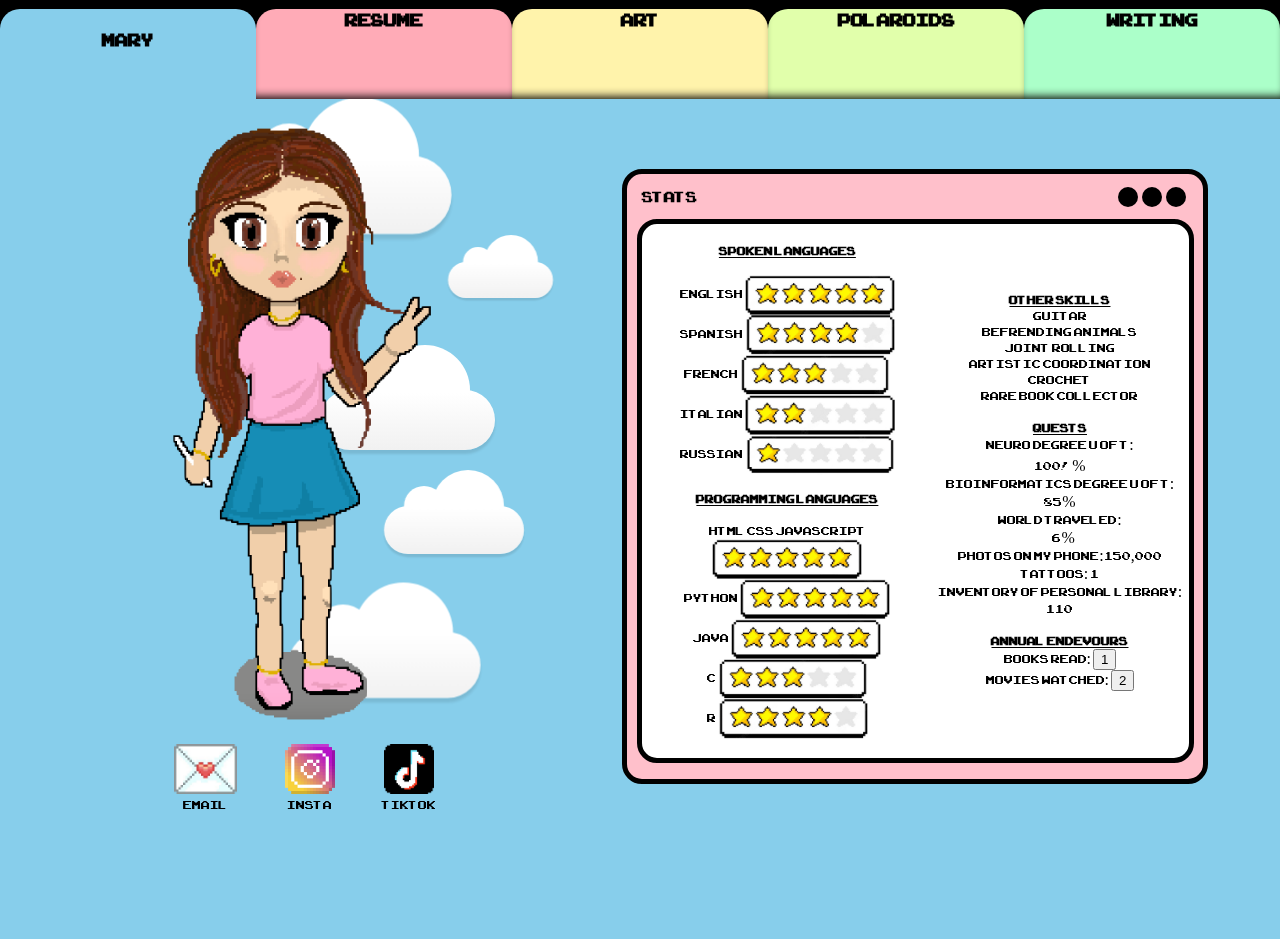
<file: index.html>
<!doctype html>
<html lang="en">


<head>
  <title>mary lopez</title>
<meta charset="utf-8">
<meta name="viewport" content="width=device-width, initial-scale=1">	
<link href="https://cdn.jsdelivr.net/npm/bootstrap@5.3.2/dist/css/bootstrap.min.css" rel="stylesheet" integrity="sha384-T3c6CoIi6uLrA9TneNEoa7RxnatzjcDSCmG1MXxSR1GAsXEV/Dwwykc2MPK8M2HN" crossorigin="anonymous">	
<link rel="stylesheet" href="style.css">
</head>

<body>



<div id="background-wrap">
    <div class="x1">
        <div class="cloud"></div>
    </div>

    <div class="x2">
        <div class="cloud"></div>
    </div>

    <div class="x3">
        <div class="cloud"></div>
    </div>

    <div class="x4">
        <div class="cloud"></div>
    </div>

    <div class="x5">
        <div class="cloud"></div>
    </div>
</div>

 
<div class= "tab index">   
  <h2> <b> MARY </b> </h2>  </div>

<h2>	
<a href="resume.html">
<div class = "tab resume" style="box-shadow: inset 0 -8px 10px -6px #000000;">
  resume </div> </a>

  <a href="art.html">  
<div class = "tab art" style="box-shadow: inset 0 -8px 10px -6px #000000;">
  art</div></a>

  <a href="polaroids.html">  
<div class = "tab polaroids" style="box-shadow: inset 0 -8px 10px -6px #000000;">
  polaroids</div></a>

  <a href="writing.html">   
<div class = "tab writing" style="box-shadow: inset 0 -8px 10px -6px #000000;">
  writing</div></a>
</h2>


  <div class= "void"> <br>
  <br>
  <br>
  </div>
  
<div class= "indx">
  
  
  <div class="avatar">
      <img src= images/zestie.png height="600px" width="auto" >
      <div class="links"> 
        <table>
          <tr><td>
          <a href="mailto:lopezkmary@gmail.com" target="_blank">
          <figure>
              <img src= images/Email.png width="63" height="50">
              <figcaption>email</figcaption>
            </figure> 
          </a>
          </td>
          <td>
          <a href="https://www.instagram.com/nasaflowerchild" target="_blank">
            <figure>
              <img src=images/Insta.png width="50" height="50" >
              <figcaption>insta</figcaption>
            </figure>
          </a>
          </td>
          <td>
          <a href="https://www.tiktok.com/@nasaflowerchild?_t=8nIA5viR4Wj&_r=1" target="_blank">
            <figure>
              <img src=images/TikTok.png width="50" height="50">
              <figcaption>tiktok</figcaption>
            </figure>    
          </a>
        </td></tr>
        </table>
    </div> </div>


    

    <div class="stats"> 
      <center>
     <div class = "pop"> <b>STATS</b> 
     <div class="dots">
      <table><tr><td><div class = up> </div> </td>
        <td><div class = up> </div> </td>
        <td><div class = up> </div> </td></tr></table>
      </div>
    </div> 
      </center> 
     <center>
        <div class="box">
        <table>
          <tr> 
          <td>
              
            <p>
              <center>
            <b><u>spoken languages</u></b><br><br>
              english <img class= "a" src= images/5stars.png width="150" height="40" > <br>
              spanish <img class= "a" src= images/4stars.png width="150" height="40" > <br>
              french   <img class= "a"src= images/3stars.png width="150" height="40" > <br>
              italian  <img class= "a" src= images/2stars.png width="150" height="40" > <br>
              russian  <img class= "a" src= images/1star.png width="150" height="40" > 
              <br> <br>
              <b> <u>programming languages</u> </b><br><br>
              html css javascript <img class= "a" src= images/5stars.png width="150" height="40" > <br>
              python  <img class= "a" src= images/5stars.png width="150" height="40" > <br>
              java  <img class= "a" src= images/5stars.png width="150" height="40" > <br>
              C <img class= "a" src= images/3stars.png width="150" height="40" > <br>
              R <img class= "a" src= images/4stars.png width="150" height="40" > <br>
            </p>
          </center>
          </td>
          <td> 
            <center>
              <p>
                <u><b>other skills </b></u> <br>
                guitar <br>
                befrending animals <br>
                joint rolling <br>
                artistic coordination<br>
                crochet<br>
                rare book collector <br>

                <br>
                <u><b>quests </u></b> <br>
                neuro degree u of t:
                <div class="progress w-75" role="progressbar" aria-label="Animated striped example" aria-valuenow="75" aria-valuemin="0" aria-valuemax="100" style="margin-top:-5%;">
                <div class="progress-bar progress-bar-striped progress-bar-animated bg-success" style="width: 100%">100!%</div>
                </div> 
                bioinformatics degree u of t: 
                <div class="progress w-75" role="progressbar" aria-label="Animated striped example" aria-valuenow="75" aria-valuemin="0" aria-valuemax="100">
                <div class="progress-bar progress-bar-striped progress-bar-animated bg-warning" style="width: 85%"> 85%</div>
                </div>     
                world traveled: 
                <div class="progress w-75" role="progressbar" aria-label="Animated striped example" aria-valuenow="75" aria-valuemin="0" aria-valuemax="100">
                <div class="progress-bar progress-bar-striped progress-bar-animated bg-danger" style="width: 6%"> 6%</div>
                </div>
                photos on my phone:150,000<br>
                tattoos: 1 <br>
                inventory of personal library: 110
                <br>
                <br>
                <u><b> annual endevours</u></b><br>
                books read: <a href="https://marysbooks.notion.site/Books-17d4a9dfe14c8060b0f6daaf3e5e65a6"><button>1</button></a>
              <br>
                movies watched: <a href="https://letterboxd.com/nasaflowerchild/"><button>2</button></a>
              </p>
            </center>
          </td>
          </tr>
        </table>
      </center>
      <br>
    </div>
            
  





</body>

</html>
</file>
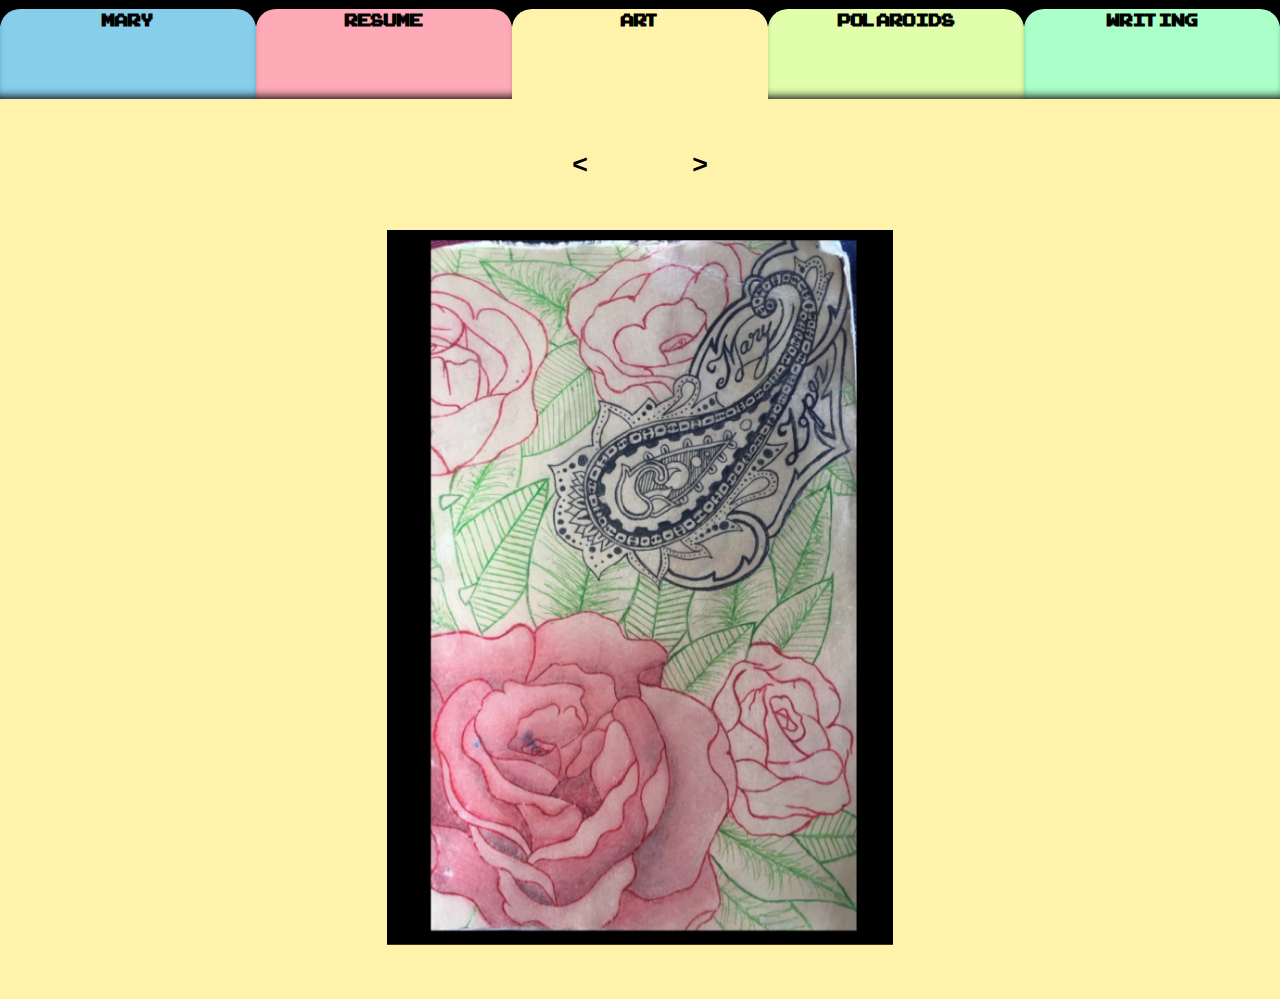
<file: art.html>
<!doctype html>
<html lang="en">
</html>

<head>
  <title>mary lopez</title>
  <meta charset="utf-8">
  <meta name="viewport" content="width=device-width, initial-scale=1">	
  <meta http-equiv="X-UA-Compatible" content="IE=edge">
  <link rel="stylesheet" href="style.css">
  <link rel="stylesheet" href="art.css">
  <script src="art.js" defer></script>

</head>


<body>
<a href="index.html">  
<div class= "tab index" style="box-shadow: inset 0 -8px 10px -6px #000000;">
    <h2> <b> MARY </b> </h2> </div></a>
<h2>
<a href="resume.html">
<div class = "tab resume" style="box-shadow: inset 0 -8px 10px -6px #000000;">
  resume </div> </a>

  <a href="art.html">  
<div class = "tab art">
  art</div></a>

  <a href="polaroids.html">  
<div class = "tab polaroids" style="box-shadow: inset 0 -8px 10px -6px #000000;">
  polaroids</div></a>

  <a href="writing.html">   
<div class = "tab writing" style="box-shadow: inset 0 -8px 10px -6px #000000;">
  writing</div></a>
</h2>
<div>

  <div class= "void"> <br>
  <br>
  <br>
  <br>
  </div>
  
<div class="main" style= "background:#FFF3AB; height:100%; width:100%;">
 

  <div class="algn"> 

<!-- Previous Button -->
<button id="prev-btn">
  <h1> < </h1>
</button>

<!-- Next Button -->
<button id="next-btn">
  <h1> > </h1>
</button>


</div>


<!-- Book -->
<div id="book" class="book">


  <!-- Paper 1 -->
  <div id="p1" class="paper">
      <div class="front">
          <div id="f1" class="front-content">
             <img src="images/art/Portfolio-1.jpg" height="100%" width="auto">
          </div>
      </div>
      <div class="back">
          <div id="b1" class="back-content">
            <img src="images/art/Portfolio-02.jpg" height="auto" width="100%">
          </div>
      </div>
  </div>
  <!-- Paper 2 -->
  <div id="p2" class="paper">
      <div class="front">
          <div id="f2" class="front-content">
            <img src="images/art/Portfolio-03.jpg" height="auto" width="100%">
          </div>
      </div>
      <div class="back">
          <div id="b2" class="back-content">
              <img src="images/art/Portfolio-04.jpg" height="auto" width="100%">
          </div>
      </div>
  </div>
  <!-- Paper 3 -->
  <div id="p3" class="paper">
      <div class="front">
          <div id="f3" class="front-content">
            <img src="images/art/Portfolio-05.jpg" height="auto" width="100%">
          </div>
      </div>
      <div class="back">
          <div id="b3" class="back-content">
            <img src="images/art/Portfolio-06.jpg" height="auto" width="100%">
          </div>
      </div>
  </div>

  <!-- Paper 4 -->
  <div id="p4" class="paper">
    <div class="front">
        <div id="f4" class="front-content">
          <img src="images/art/Portfolio-07.jpg" height="auto" width="100%">
        </div>
    </div>
    <div class="back">
        <div id="b4" class="back-content">
          <img src="images/art/Portfolio-08.jpg" height="auto" width="100%">
        </div>
    </div>
  </div>
  
  <!-- Paper 5 -->
  <div id="p5" class="paper">
    <div class="front">
        <div id="f5" class="front-content">
          <img src="images/art/Portfolio-09.jpg" height="auto" width="100%">
        </div>
    </div>
    <div class="back">
        <div id="b5" class="back-content">
          <img src="images/art/Portfolio-10.jpg" height="auto" width="100%">
        </div>
    </div>
</div>

<!-- Paper 6 -->
<div id="p6" class="paper">
  <div class="front">
      <div id="f6" class="front-content">
        <img src="images/art/Portfolio-11.jpg" height="auto" width="100%">
      </div>
  </div>
  <div class="back">
      <div id="b6" class="back-content">
        <img src="images/art/Portfolio-12.jpg" height="auto" width="100%">
      </div>
  </div>
</div>

<!-- Paper 7 -->
<div id="p7" class="paper">
  <div class="front">
      <div id="f7" class="front-content">
        <img src="images/art/Portfolio-13.jpg" height="auto" width="100%">
      </div>
  </div>
  <div class="back">
      <div id="b7" class="back-content">
        <img src="images/art/Portfolio-14.jpg" height="auto" width="100%">
      </div>
  </div>
</div>


<!-- Paper 8 -->
<div id="p8" class="paper">
  <div class="front">
      <div id="f8" class="front-content">
        <img src="images/art/Portfolio-15.jpg" height="auto" width="100%">
      </div>
  </div>
  <div class="back">
      <div id="b8" class="back-content">
        <img src="images/art/Portfolio-16.jpg" height="auto" width="100%">
      </div>
  </div>
</div>

<!-- Paper 9-->
<div id="p9" class="paper">
  <div class="front">
      <div id="f9" class="front-content">
        <img src="images/art/Portfolio-17.jpg" height="auto" width="100%">
      </div>
  </div>
  <div class="back">
      <div id="b9" class="back-content">
        <img src="images/art/Portfolio-18.jpg" height="auto" width="100%">
      </div>
  </div>
</div>

<!-- Paper 10 -->
<div id="p10" class="paper">
  <div class="front">
      <div id="f10" class="front-content">
        <img src="images/art/Portfolio-19.jpg" height="auto" width="100%">
      </div>
  </div>
  <div class="back">
      <div id="b10" class="back-content">
        <img src="images/art/Portfolio-20.jpg" height="auto" width="100%">
      </div>
  </div>
</div>


</div>



  

  
  <br>
  <br>
  <br>
</div>
</body>
</file>
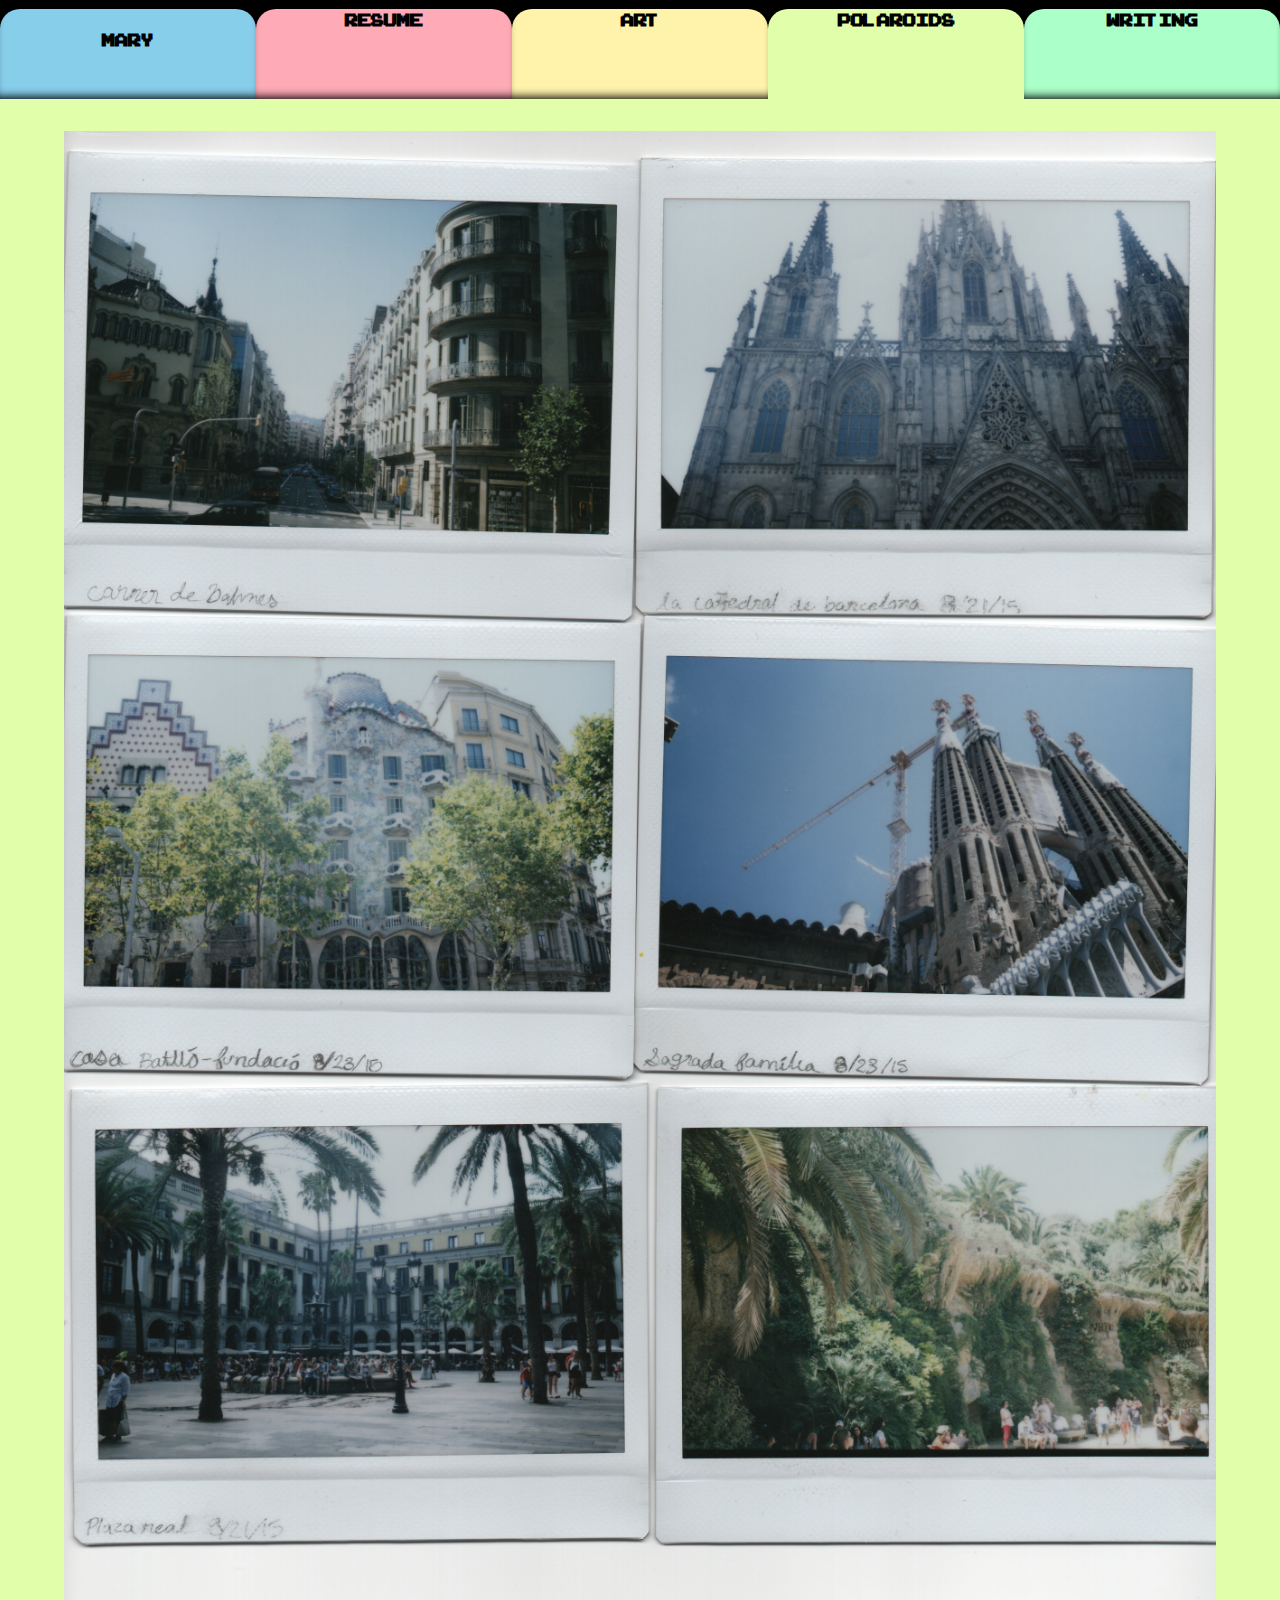
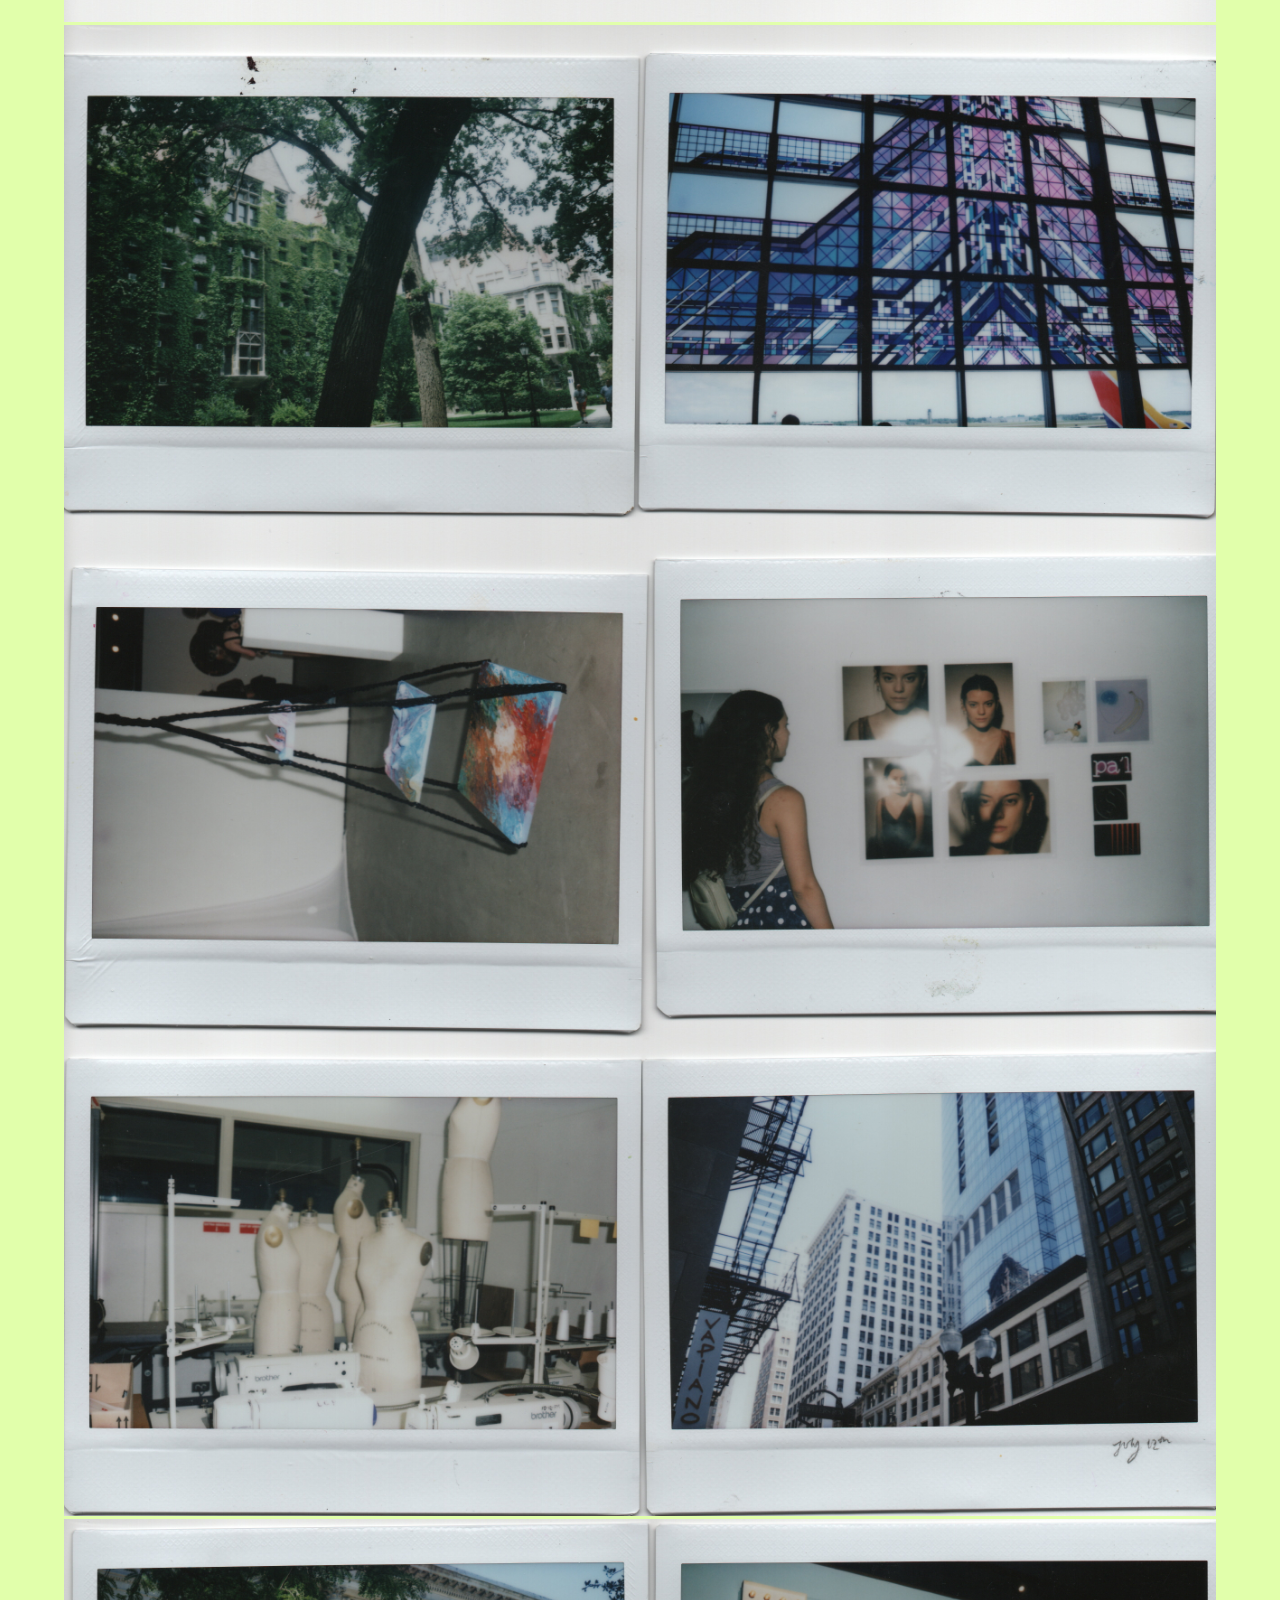
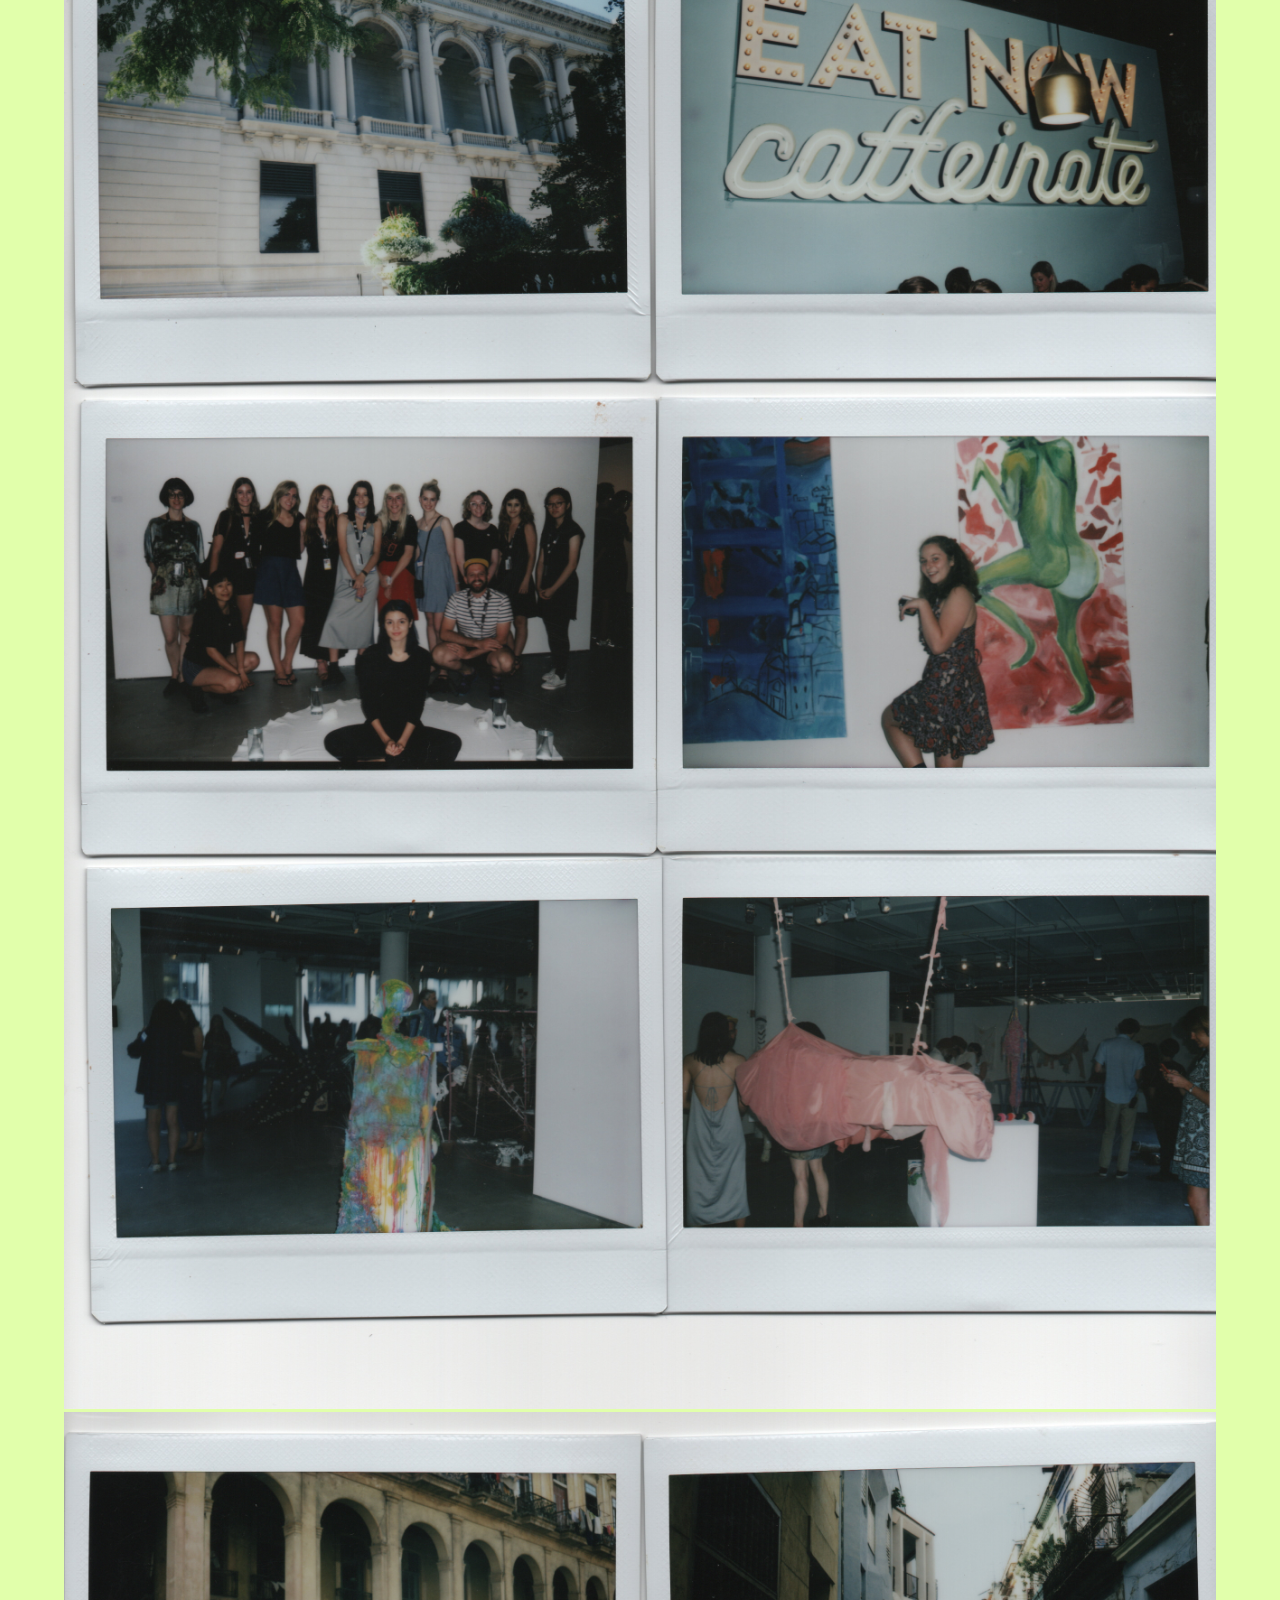
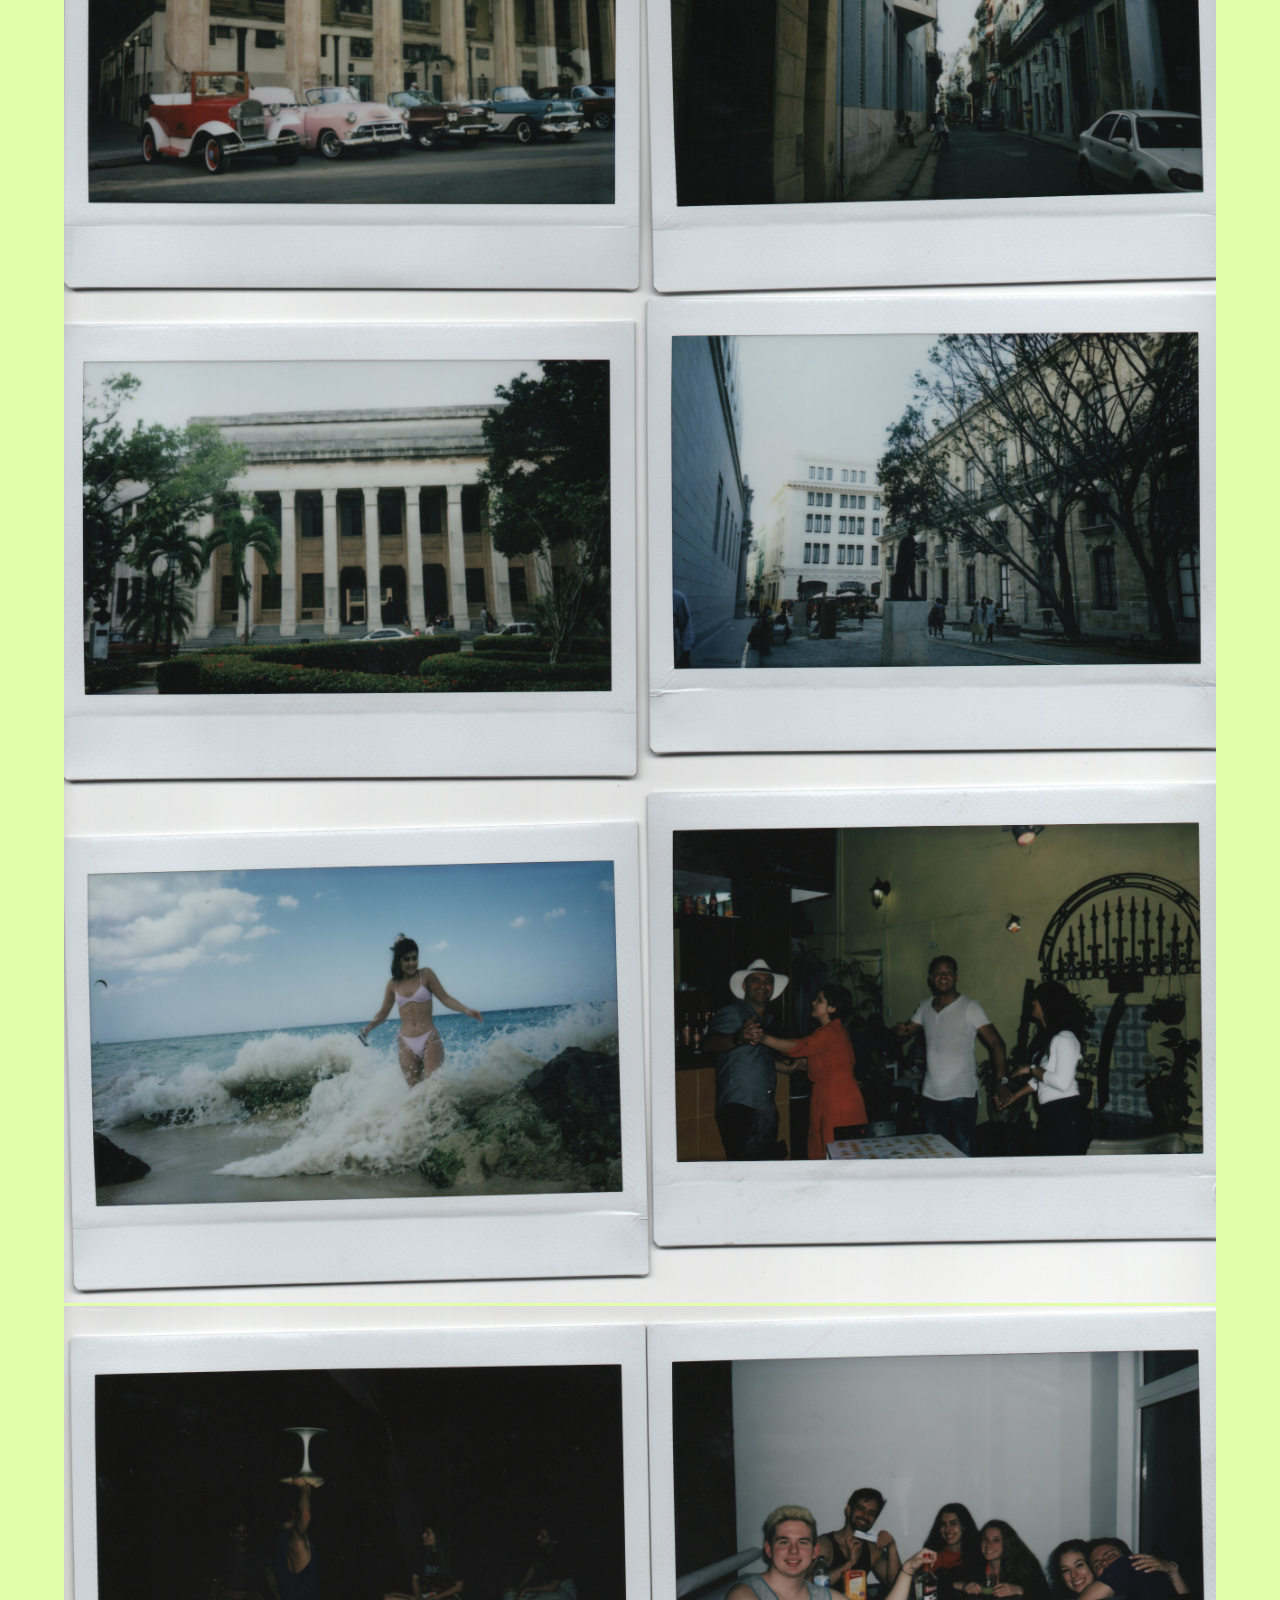
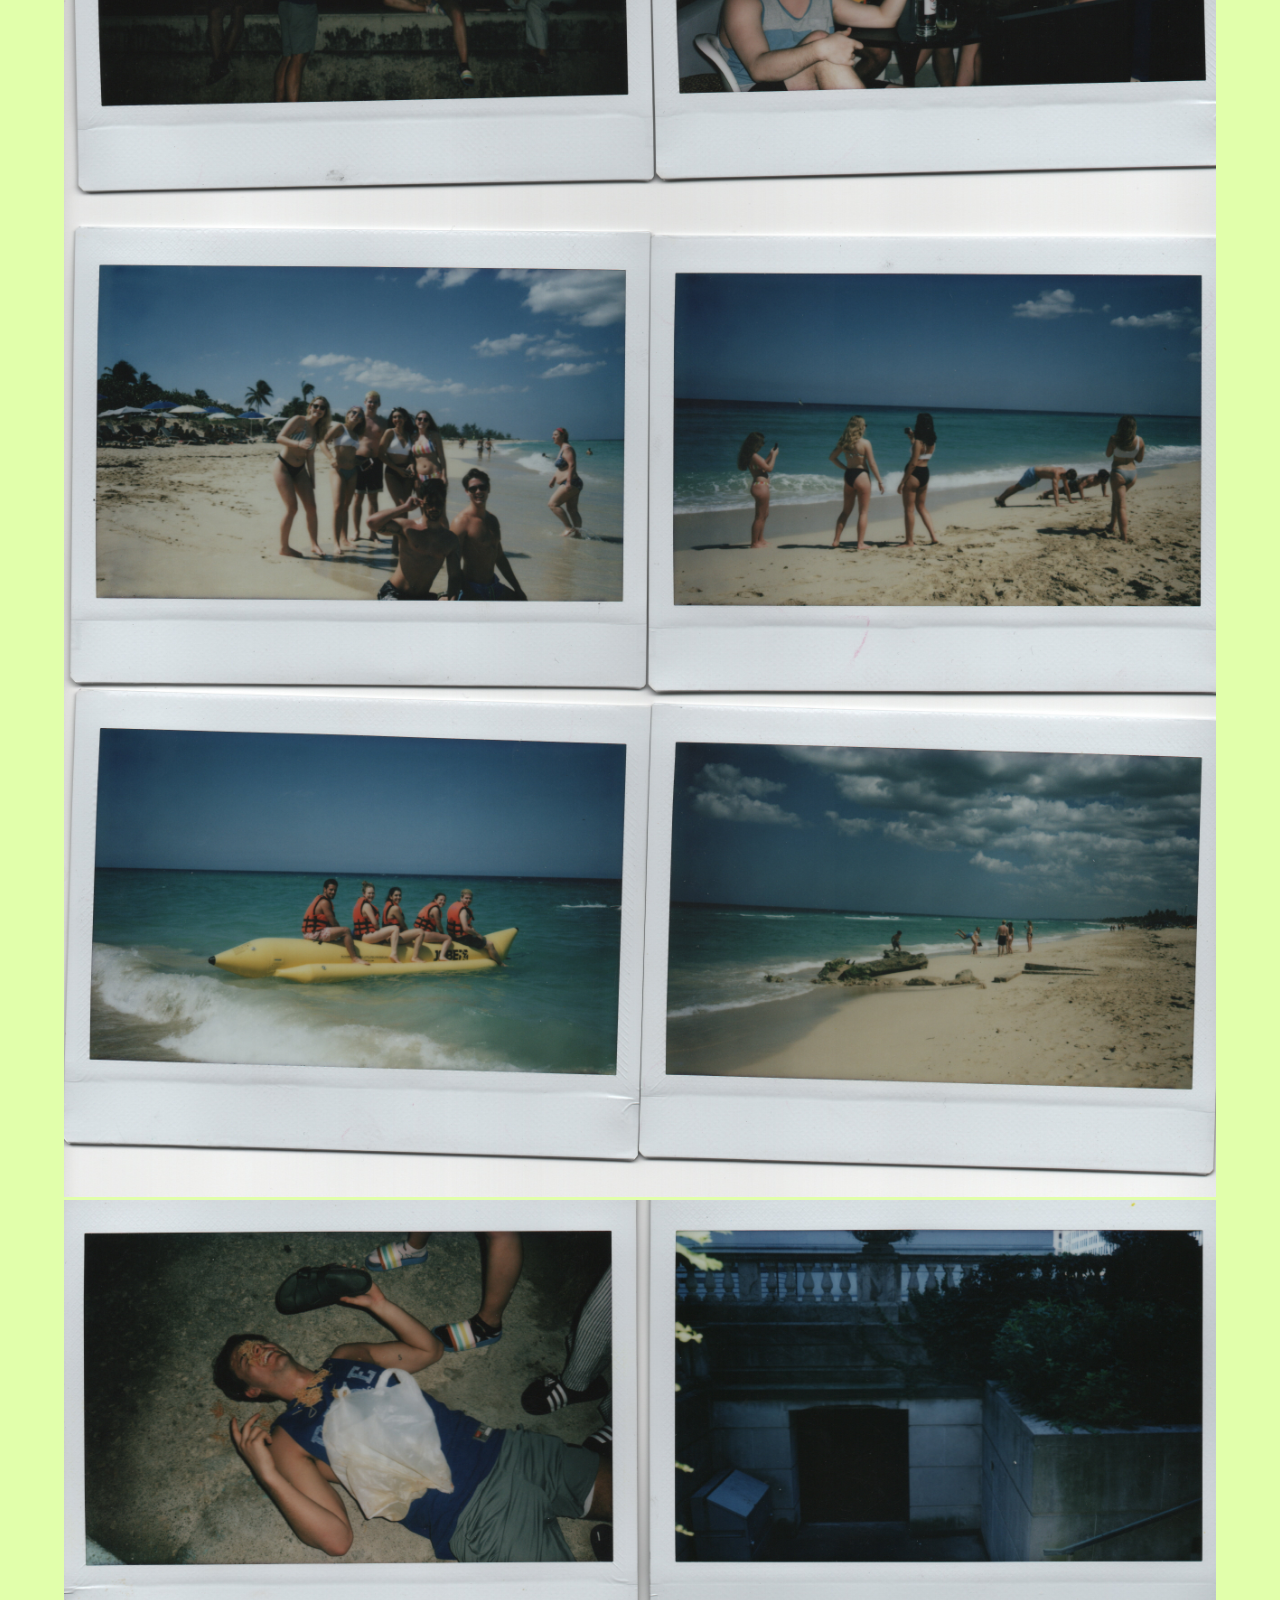
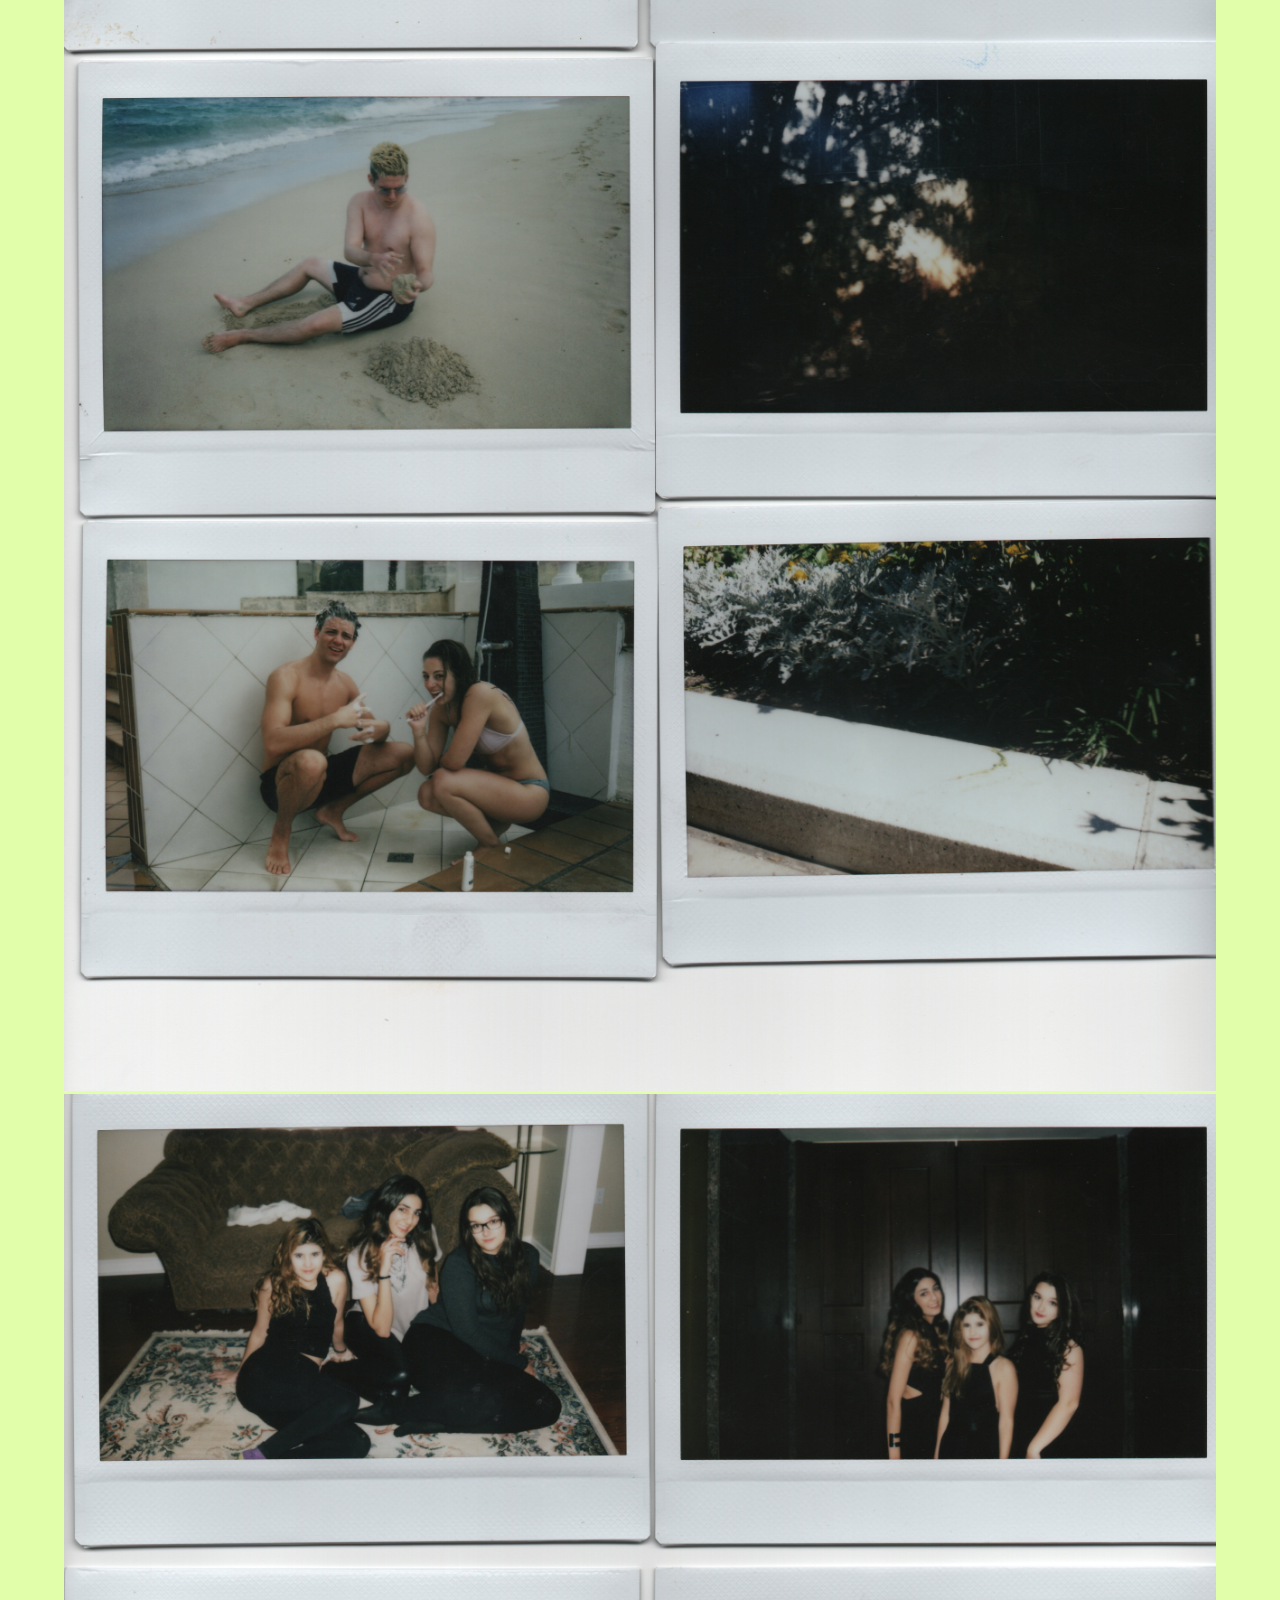
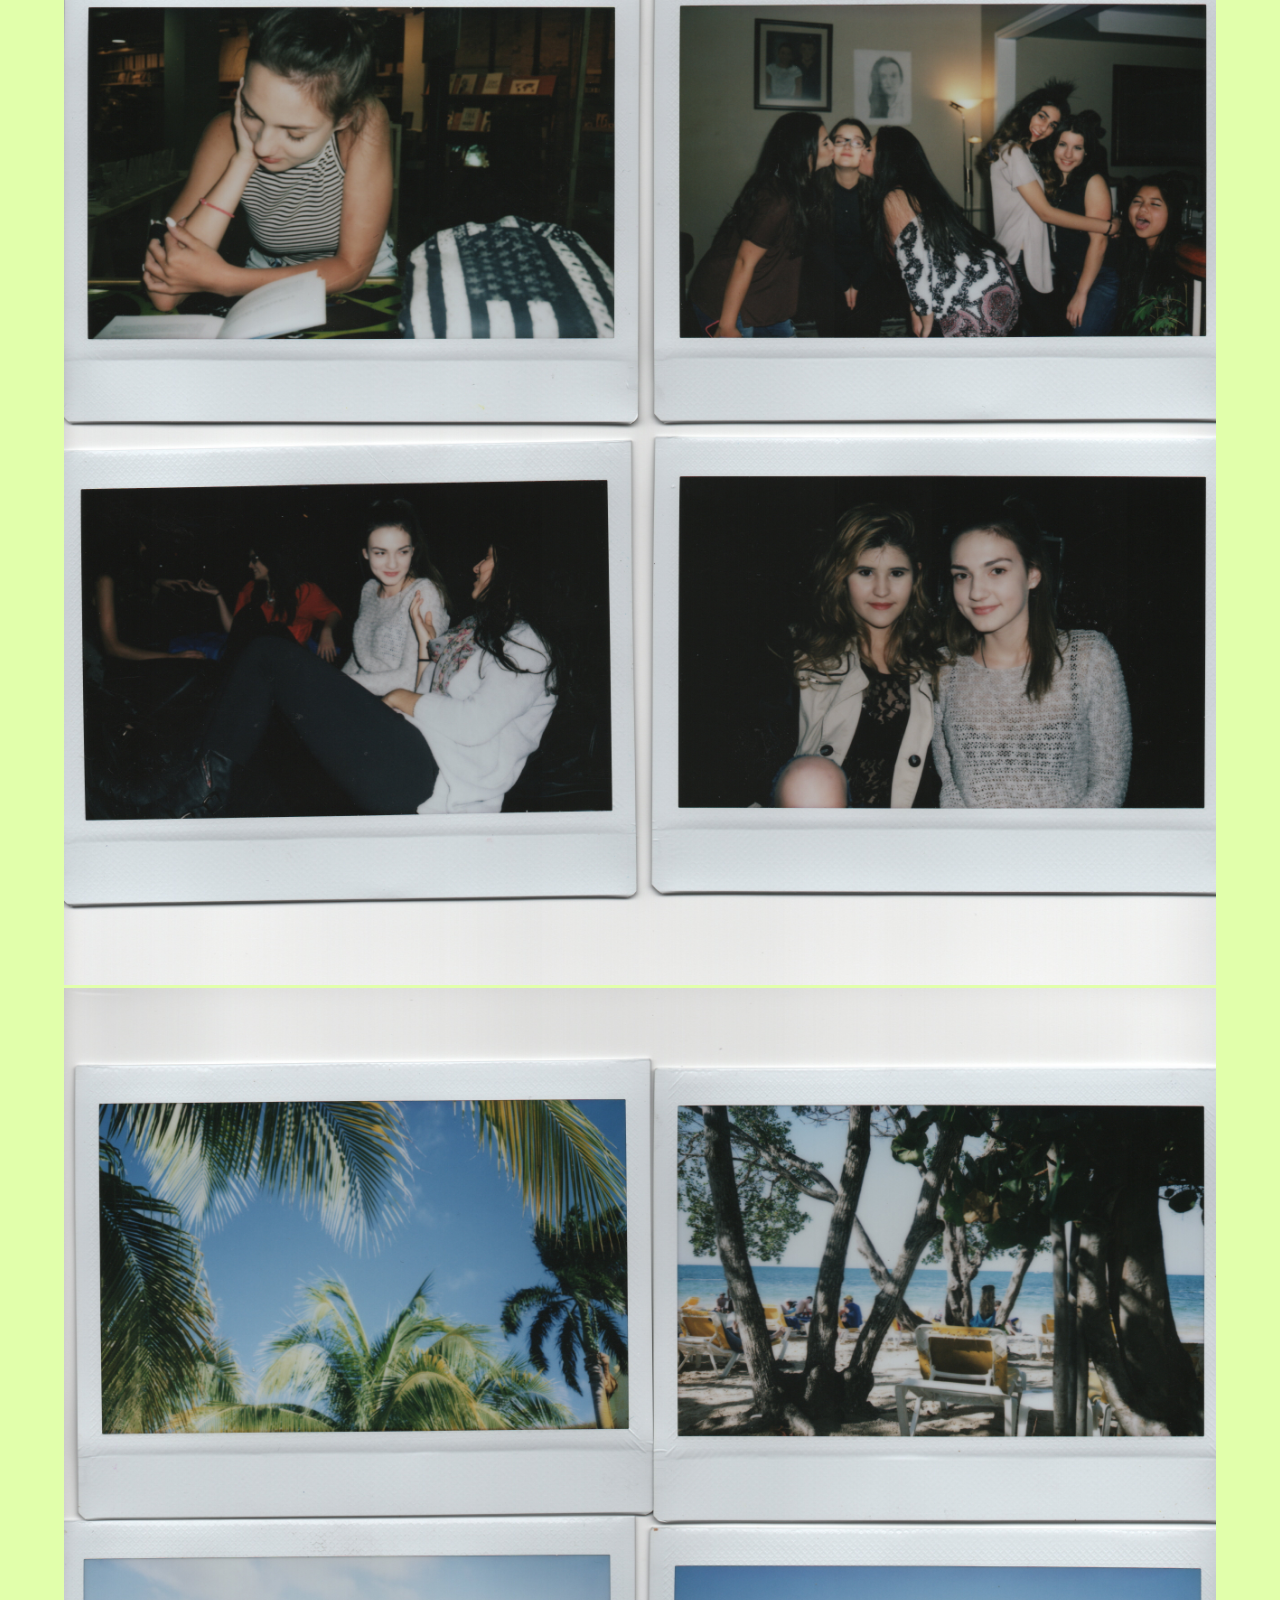
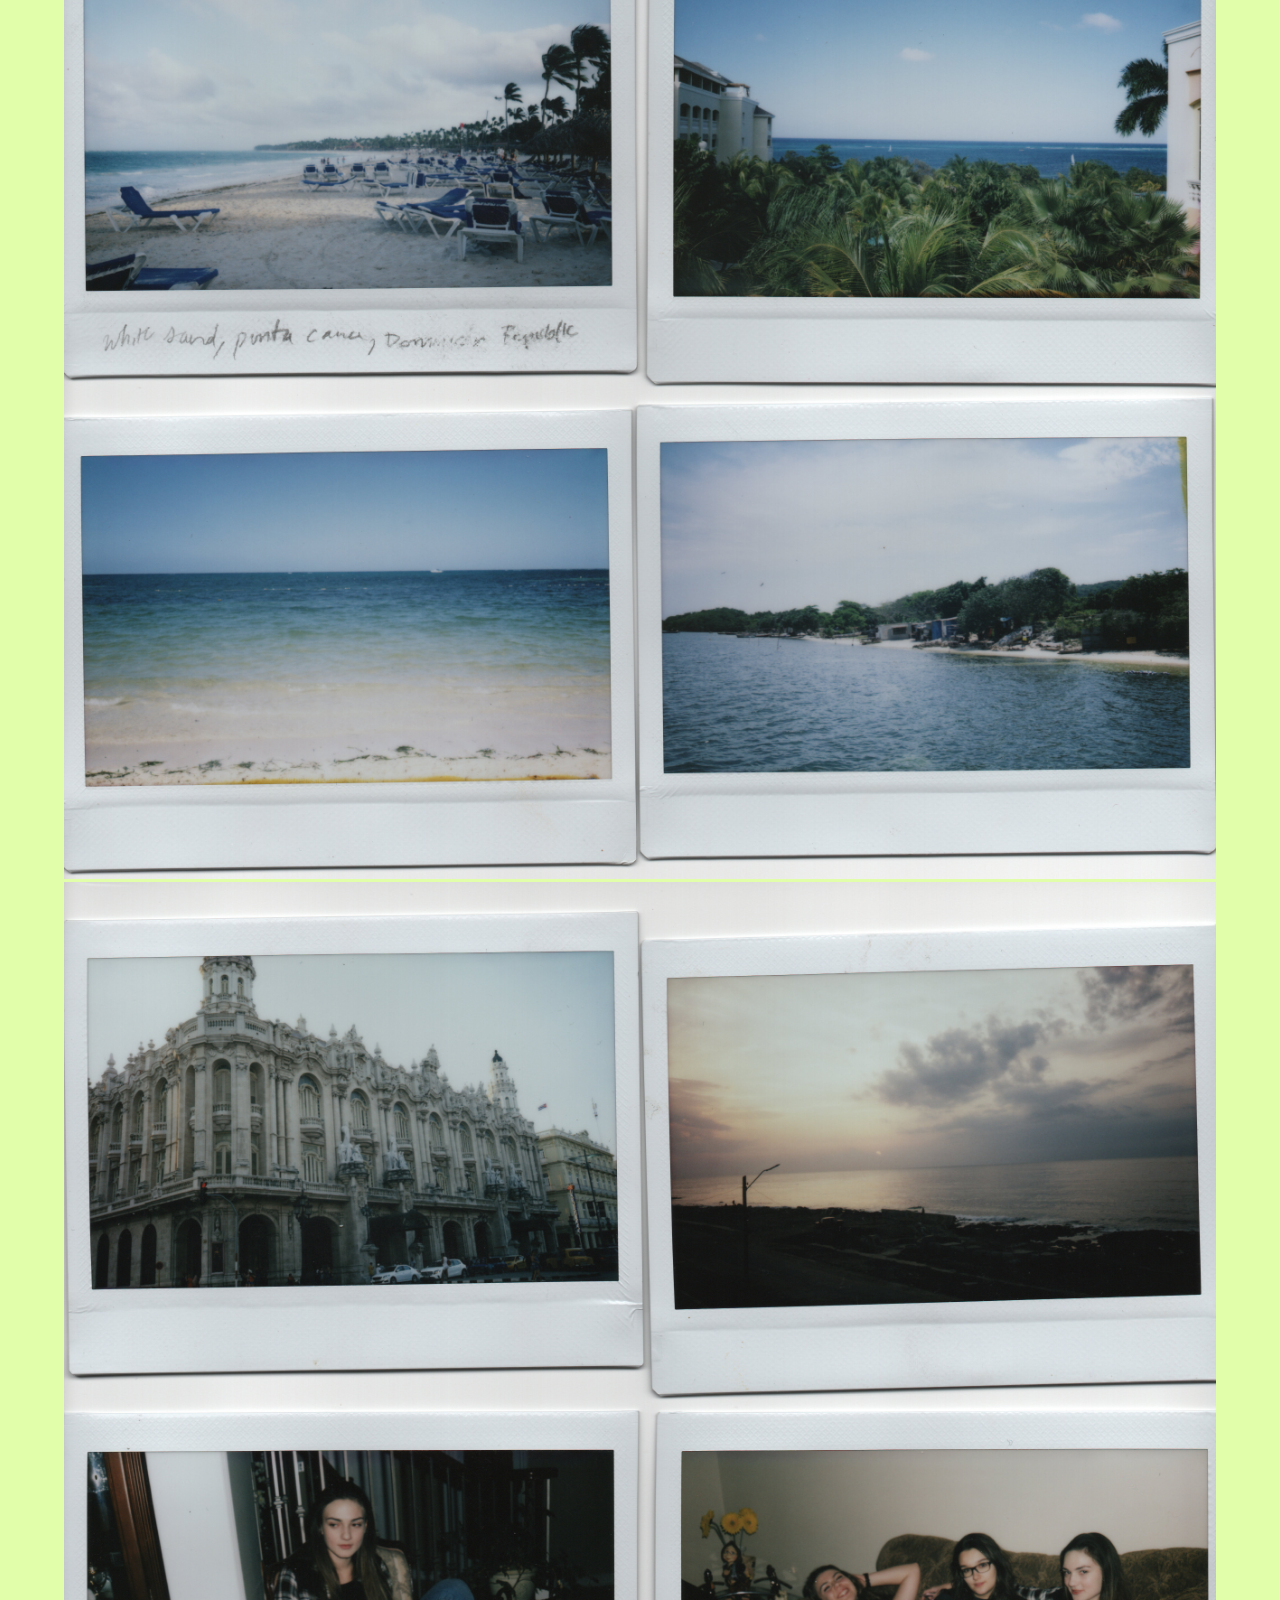
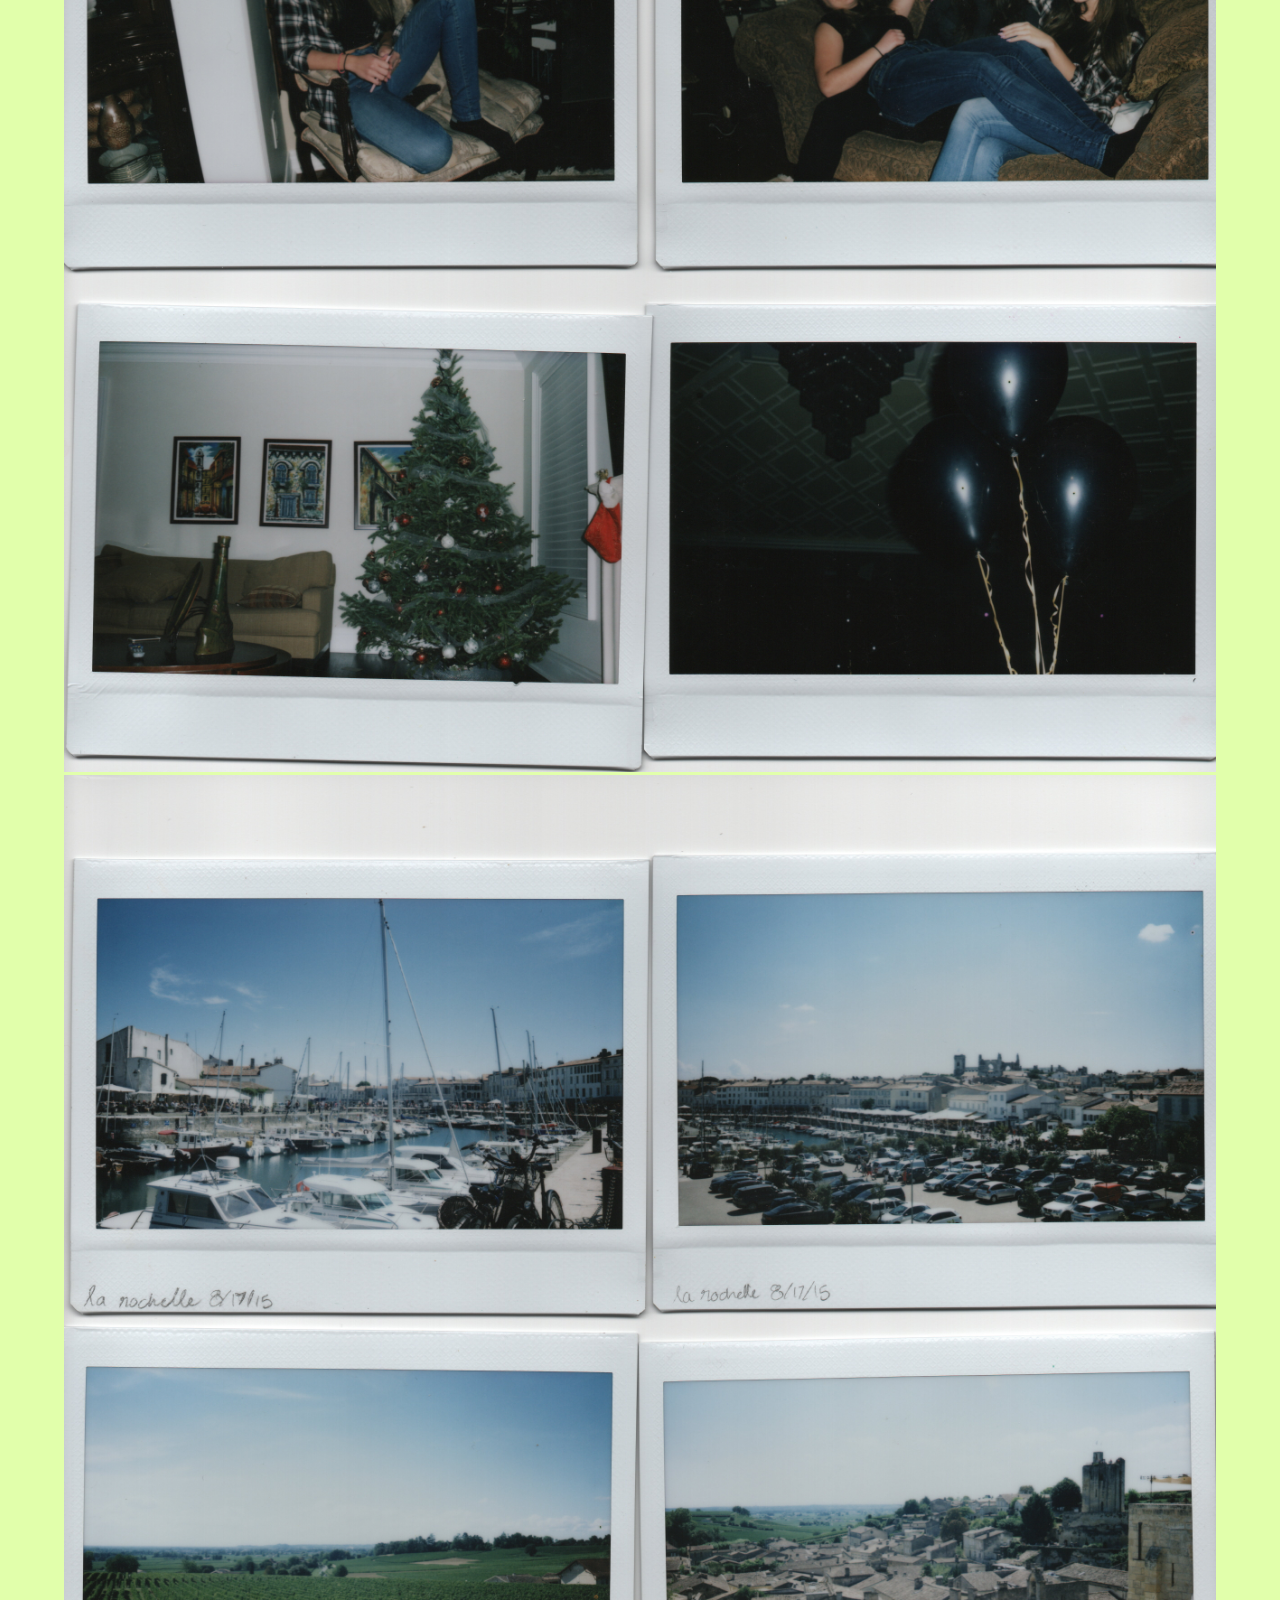
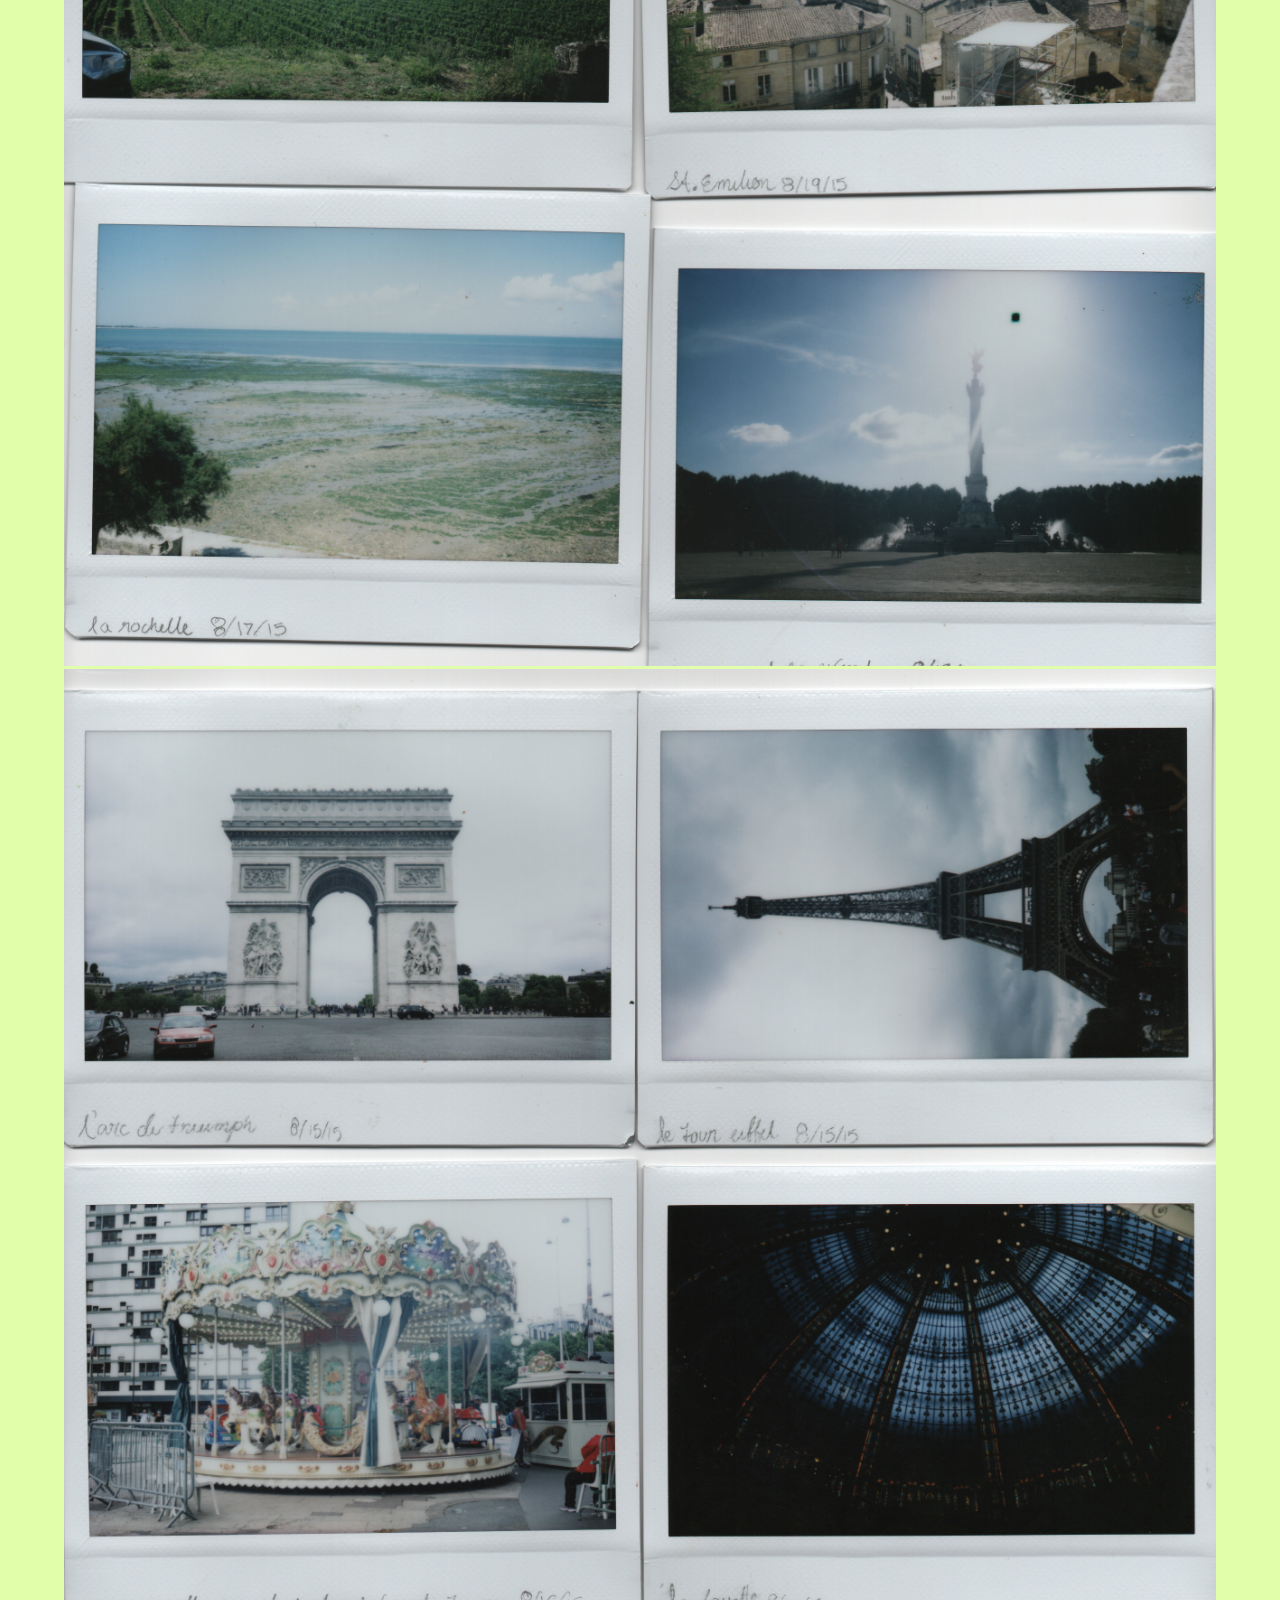
<file: polaroids.html>
<!doctype html>
<html lang="en">
</html>

<head>
  <title>mary lopez</title>
<meta charset="utf-8">
<meta name="viewport" content="width=device-width, initial-scale=1">	

  <link rel="stylesheet" href="style.css">
  <link rel="stylesheet" href="polaroids.css">
  <script src="https://cdnjs.cloudflare.com/ajax/libs/jquery/3.2.1/jquery.min.js"></script>
  <script src="polaroid.js" defer></script>
</head>


<body>
<a href="index.html">  
<div class= "tab index" style="box-shadow: inset 0 -8px 10px -6px #000000;">
    <h2> <b> MARY </b> </h2> </div></a>
    <h2>
<a href="resume.html">
<div class = "tab resume" style="box-shadow: inset 0 -8px 10px -6px #000000;">
  resume </div> </a>

  <a href="art.html">  
<div class = "tab art" style="box-shadow: inset 0 -8px 10px -6px #000000;">
  art</div></a>

  <a href="polaroids.html">  
<div class = "tab polaroids">
  polaroids</div></a>

  <a href="writing.html">   
<div class = "tab writing" style="box-shadow: inset 0 -8px 10px -6px #000000;">
  writing</div></a>
</h2>


  <div class= "void"> <br>
  <br>
    <br>
  <br>
  </div>
  
<div class="main" style= "background:#E1FFAB; height:auto; "> 
  <br>
  <br>
<center>  
  <img src="images/Polaroids/Barcelona.jpg" width="90%">
  <img src="images/Polaroids/Chicago .jpg" width="90%">
  <img src="images/Polaroids/Chicago 2.jpg" width="90%">
  <img src="images/Polaroids/Cuba Polaroids.jpg" width="90%">
  <img src="images/Polaroids/Cuba friends .jpg" width="90%">
  <img src="images/Polaroids/Cuba friends 2 and stuff.jpg" width="90%">
  <img src="images/Polaroids/Girls.jpg" width="90%">
  <img src="images/Polaroids/Islands .jpg" width="90%">
  <img src="images/Polaroids/Mixed.jpg" width="90%">
  <img src="images/Polaroids/France.jpg" width="90%">
  <img src="images/Polaroids/Paris +.jpg" width="90%">
  <img src="images/Polaroids/Rome.jpg" width="90%">
  <img src="images/Polaroids/Toronto.jpg" width="90%">
  <img src="images/Polaroids/Toronto and friends.jpg" width="90%">
  <img src="images/Polaroids/Unintentionally colours.jpg" width="90%">
</center>


<!--
  <div class="slideshow">
 <div class="slides-container">
  <div class="slide-card"><img src="http://via.placeholder.com/350x250?text=1" /></div>
  <div class="slide-card"><img src="http://via.placeholder.com/350x250?text=2" /></div>
  <div class="slide-card"><img src="http://via.placeholder.com/350x250?text=3" /></div>
  <div class="slide-card"><img src="http://via.placeholder.com/350x250?text=4" /></div>
  <div class="slide-card"><img src="http://via.placeholder.com/350x250?text=5" /></div>
  <div class="slide-card"><img src="http://via.placeholder.com/350x250?text=6" /></div>
   <div class="slide-card"><img src="http://via.placeholder.com/350x250?text=6" /></div>
   <div class="slide-card"><img src="http://via.placeholder.com/350x250?text=7" /></div>
   <div class="slide-card"><img src="http://via.placeholder.com/350x250?text=8" /></div>
 </div>

 <div class="slides-text-container">
  <div class="side-text">
    begin here!<br> <br>
    chose:<br>
    random polaroid generator<br>
    G27 - the best<br><br>
    explore by country:<br>
    canada<br>
    united states<br>
    cuba<br>
    dominican republic<br>
    spain<br>
    france<br>
    italy
    
   </div>
  <div class="side-text">Vivamus magna justo, lacinia eget consectetur sed, convallis at tellus. Quisque velit nisi, pretium ut lacinia in, elementum id enim. Pelentesque in ipsum id orci porta dapibus. Curabitur arcu erat, accumsan id imperdiet et, porttitor at sem. Curabitur
   arcu erat, accumsan id imperdiet et, porttitor at sem.</div>
  <div class="side-text">Lorem ipsum dolor sit amet, consectetur adipiscing elit. Vestibulum ac diam sit amet quam vehicula elementum sed sit amet dui. Proin eget tortor risus. Proin eget tortor risus. Curabitur non nulla sit amet nisl tempus convallis quis ac lectus.</div>
  <div class="side-text">Vivamus suscipit tortor eget felis porttitor volutpat. Proin eget tortor risus. Vivamus magna justo, lacinia eget consectetur sed, convallis at tellus. Proin eget tortor risus. Praesent sapien massa, convallis a pellentesque nec, egestas non nisi.</div>
  <div class="side-text">Curabitur non nulla sit amet nisl tempus convallis quis ac lectus. Nulla porttitor accumsan tincidunt. Lorem ipsum dolor sit amet, consectetur adipiscing elit. Proin eget tortor risus. Nulla quis lorem ut libero malesuada feugiat.</div>
  <div class="side-text">Mauris blandit aliquet elit, eget tincidunt nibh pulvinar a. Vivamus magna justo, lacinia eget consectetur sed, convallis at tellus. Nulla porttitor accumsan tincidunt. Vestibulum ac diam sit amet quam vehicula elementum sed sit amet dui. Sed porttitor
   lectus nibh.</div>
 </div>
</div>
-->
  
  <br>
    <br>
  <br>
</div>
</body>
</file>
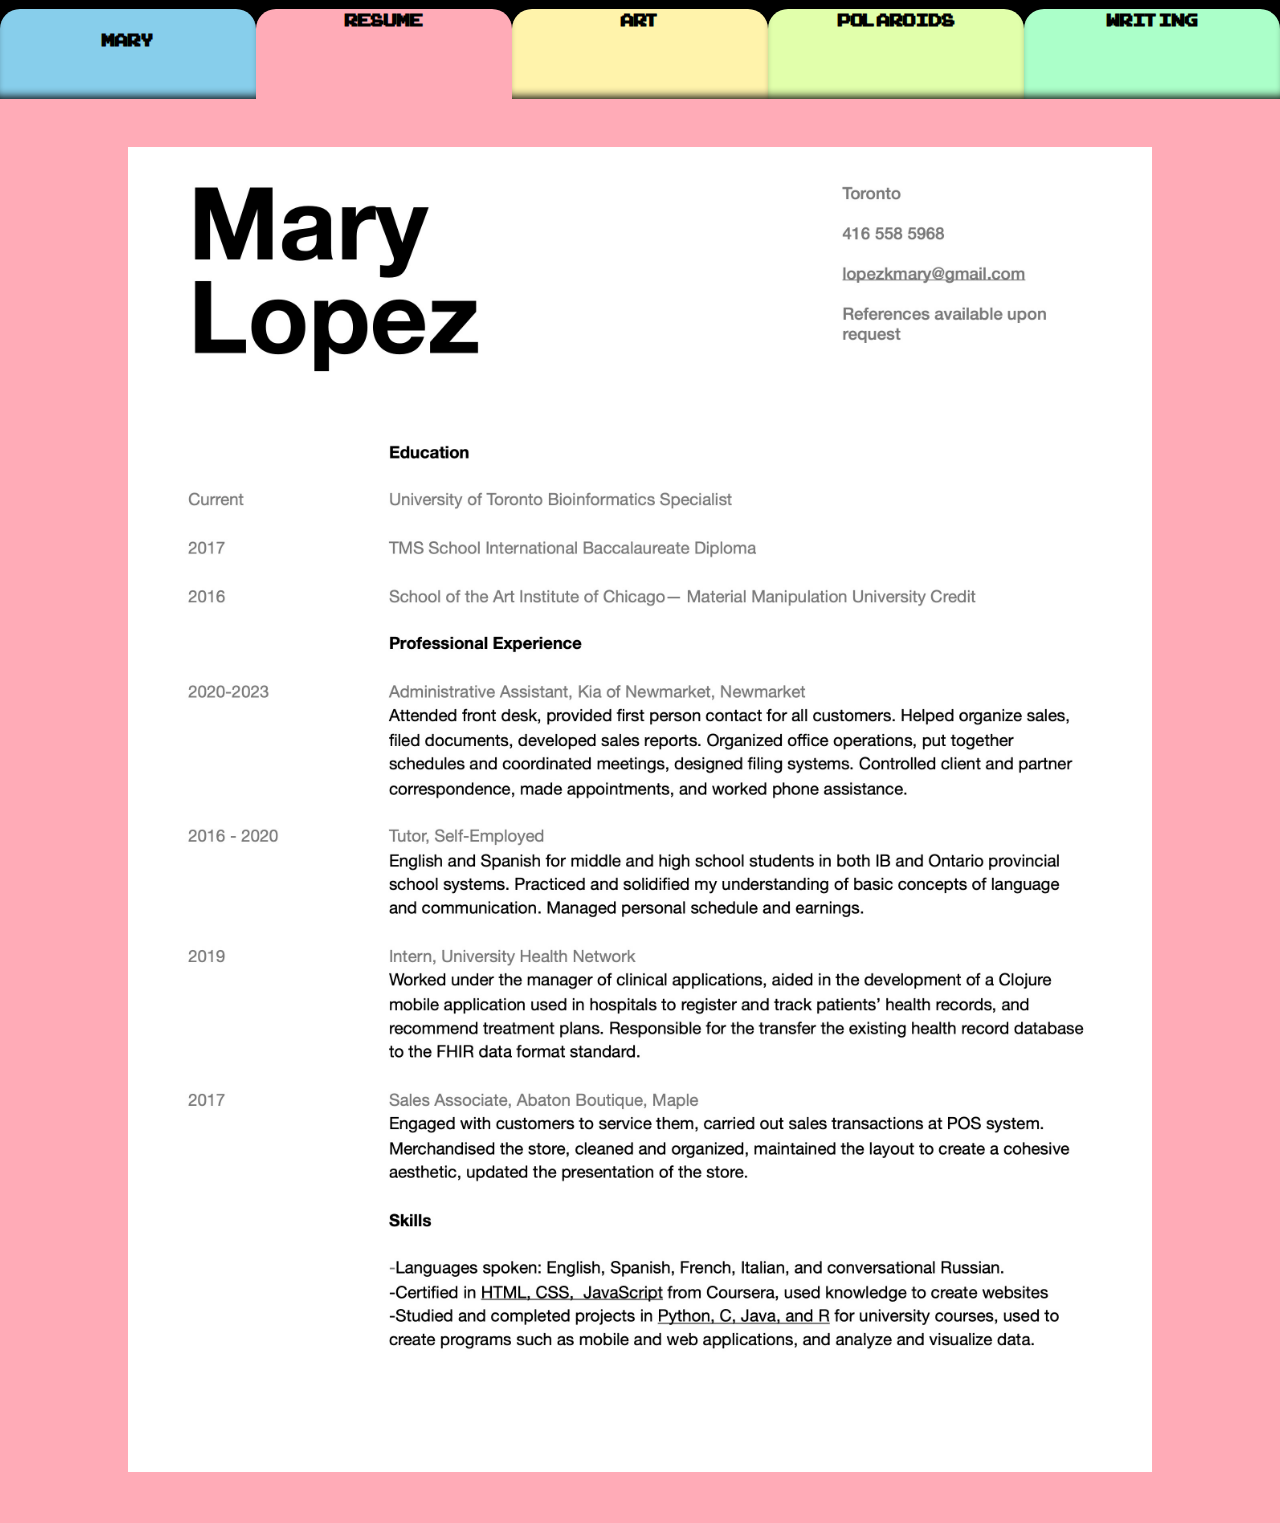
<file: resume.html>
<!doctype html>
<html lang="en">
</html>

<head>
  <title>mary lopez</title>
  <meta charset="utf-8">
  <meta name="viewport" content="width=device-width, initial-scale=1">	

  <link rel="stylesheet" href="style.css">
  
<!--    
  <style>
    @media screen and (min-width: 600px) {
      .container {
        position:absolute;
        top:10%;
        left:10%;
        width: 55%;
        height: 85%;
      }
   } 

    @media screen and (max-width: 599px) {
      .container {
        width: 50vw;
        height: 100vh;
      }
    }
  </style> -->
</head>






<body>
<a href="index.html">  
<div class= "tab index" style="box-shadow: inset 0 -8px 10px -6px #000000;" >
    <h2> <b> MARY </b> </h2> </div></a>
  
<h2>
<a href="resume.html">
<div class = "tab resume">
  resume </div> </a>

  <a href="art.html">  
<div class = "tab art" style="box-shadow: inset 0 -8px 10px -6px #000000;">
  art</div></a>

  <a href="polaroids.html">  
<div class = "tab polaroids" style="box-shadow: inset 0 -8px 10px -6px #000000;">
  polaroids</div></a>

  <a href="writing.html">   
<div class = "tab writing" style="box-shadow: inset 0 -8px 10px -6px #000000;" >
  writing</div></a>
</h2>
<div>

  <div class= "void"> <br>
  <br>
    <br>
  <br>
  </div>
  
<div class="main" style="background-color: #FFABB7; width: 100%; height: auto" >
   <br>  <br>  <br>   
   <div class="container">
    <center>
    <img src="Resume.jpg" width="80%" height="auto" >
    </center>
   </div>
  
  <br>
    <br>
  <br>
</div>
</body>
</file>
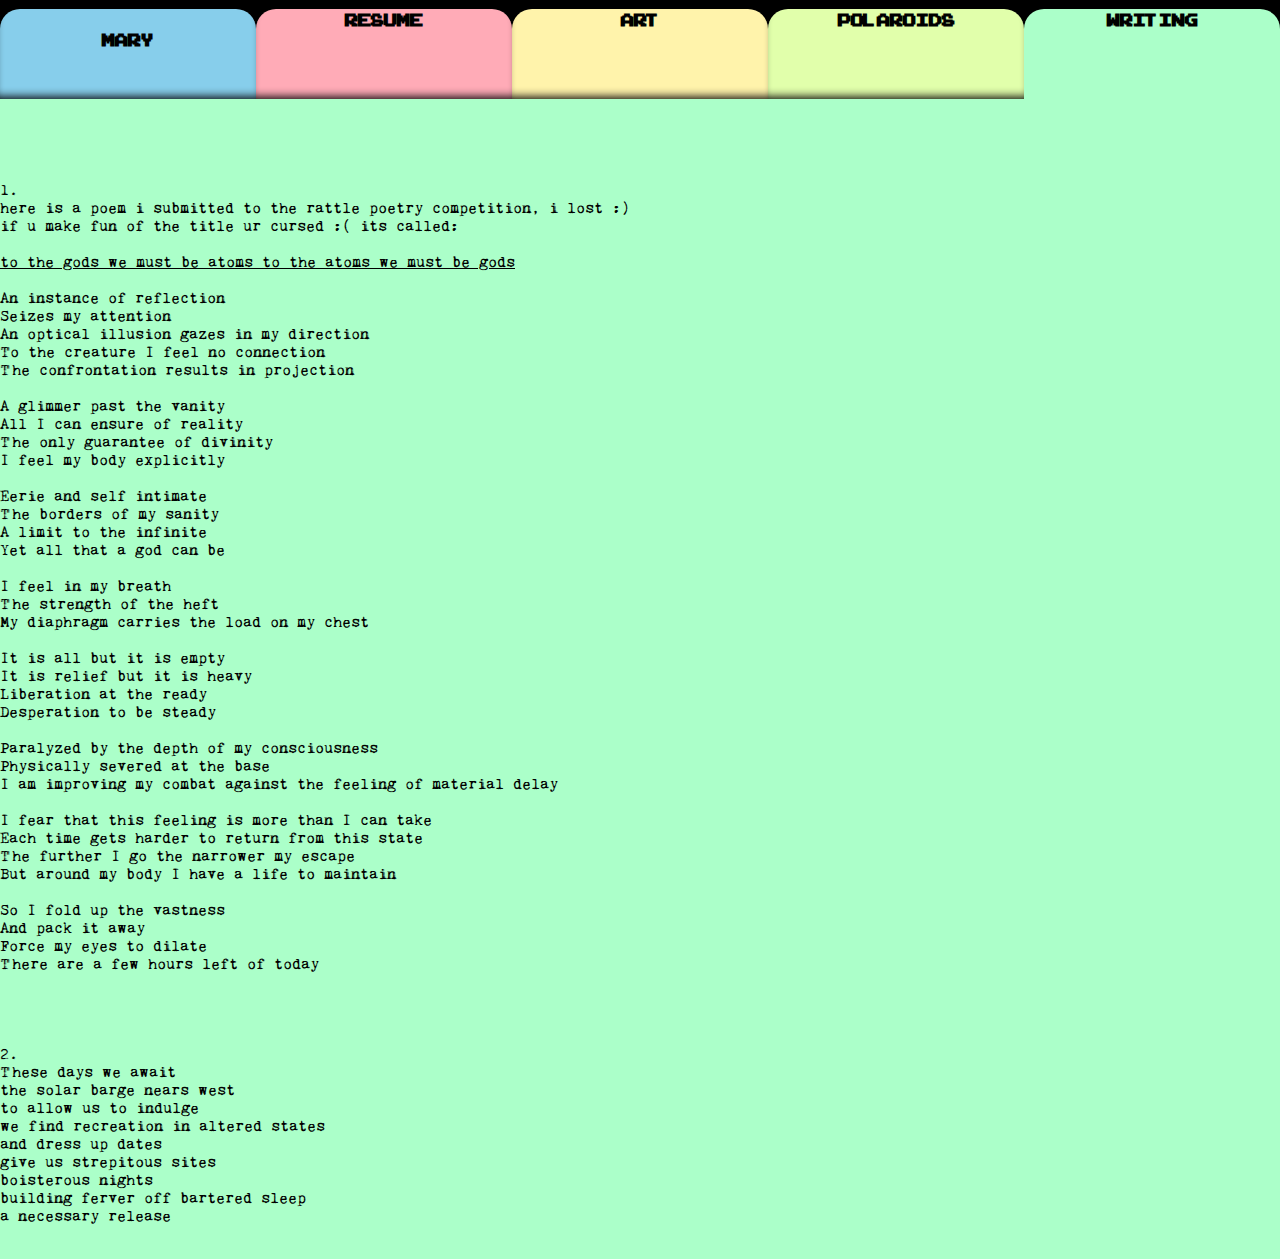
<file: writing.html>
<head>
  <link rel="stylesheet" href="style.css">
</head>
<body>
<a href="index.html" >  
<div class= "tab index" style="box-shadow: inset 0 -8px 10px -6px #000000;">
    <h2> <b> MARY </b> </h2> </div></a>
  
<h2>
<a href="resume.html" >
<div class = "tab resume" style="box-shadow: inset 0 -8px 10px -6px #000000;">
  resume </div> </a>

  <a href="art.html">  
<div class = "tab art" style="box-shadow: inset 0 -8px 10px -6px #000000;">
  art</div></a>

  <a href="polaroids.html" >  
<div class = "tab polaroids" style="box-shadow: inset 0 -8px 10px -6px #000000;">
  polaroids</div></a>

  <a href="writing.html">   
<div class = "tab writing">
  writing</div></a>
</h2>
<div>

  <div class= "void"> <br>
  <br>
    <br>
  <br>
  </div>
  
<div class="main" style="background:#ABFFC9;  height:auto; width: 100%">
  <br>
  <br>
  <br><p style = "font-family: type;">
    <br>
  1.  <br>
 here is a poem i submitted to the rattle poetry competition, i lost :) 
  <br> if u make fun of the title ur cursed :(    its called: <br>  <br>
  <u> to the gods we must be atoms to the atoms we must be gods </u> <br>  <br>
    An instance of reflection <br>
    Seizes my attention <br>
    An optical illusion gazes in my direction <br> 
    To the creature I feel no connection <br>
    The confrontation results in projection <br>
    <br>
    A glimmer past the vanity <br>
    All I can ensure of reality <br>
    The only guarantee of divinity<br> 
    I feel my body explicitly <br>
    <br>
    Eerie and self intimate <br>
    The borders of my sanity <br> 
    A limit to the infinite <br>
    Yet all that a god can be  <br>
    <br>
    I feel in my breath <br>
    The strength of the heft <br>
    My diaphragm carries the load on my chest <br>
    <br>
    It is all but it is empty <br>
    It is relief but it is heavy <br>
    Liberation at the ready <br>
    Desperation to be steady <br>
    <br>
    Paralyzed by the depth of my consciousness<br>
    Physically severed at the base<br>
    I am improving my combat against the feeling of material delay <br>
    <br>
    I fear that this feeling is more than I can take <br>
    Each time gets harder to return from this state <br>
    The further I go the narrower my escape <br>
    But around my body I have a life to maintain <br>
    <br>
    So I fold up the vastness <br>
    And pack it away <br>
    Force my eyes to dilate <br>
    There are a few hours left of today<br>

  <br>
  <br>
  <br>
  <br>
  2.
   <br>
   These days we await<br>
the solar barge nears west <br>
to allow us to indulge<br>
we find recreation in altered states <br>
and dress up dates <br>
give us strepitous sites<br>
boisterous nights<br>
building ferver off bartered sleep <br>
a necessary release<br>
<br>
   
  </p>
</div>
</body>
</file>
<file: style.css>
@font-face {
    font-family: pixel;
    src: url(fonts/ARCADECLASSIC.TTF);
}

@font-face {
    font-family:type;
    src: url(fonts/Kingthings_Trypewriter_2.ttf);
}


body {
	font-family: pixel;
	background: #87CEEB;
	color: #87CEEB;
	/*font: 100% helvetica;*/
	height: 100vh;
	margin: 0;
	padding: 0;
	overflow-x: hidden;
/* font-family: 'Roboto Mono', monospace;
  font-size: 13.5px; */
}



#background-wrap {
   bottom: 0; 
	left: 0;
	padding-top: 70px;
	position: fixed;
	right: 0;
	top: 0;
	z-index: -1;
}

/* KEYFRAMES */

@-webkit-keyframes animateCloud {
    0% {
        margin-left: -1000px;
    }
    100% {
        margin-left: 100%;
    }
}

@-moz-keyframes animateCloud {
    0% {
        margin-left: -1000px;
    }
    100% {
        margin-left: 100%;
    }
}

@keyframes animateCloud {
    0% {
        margin-left: -1000px;
    }
    100% {
        margin-left: 100%;
    }
}

/* ANIMATIONS */

.x1 {
	-webkit-animation: animateCloud 35s linear infinite;
	-moz-animation: animateCloud 35s linear infinite;
	animation: animateCloud 35s linear infinite;
	
	-webkit-transform: scale(0.65);
	-moz-transform: scale(0.65);
	transform: scale(0.65);
}

.x2 {
	-webkit-animation: animateCloud 20s linear infinite;
	-moz-animation: animateCloud 20s linear infinite;
	animation: animateCloud 20s linear infinite;
	
	-webkit-transform: scale(0.3);
	-moz-transform: scale(0.3);
	transform: scale(0.3);
}

.x3 {
	-webkit-animation: animateCloud 30s linear infinite;
	-moz-animation: animateCloud 30s linear infinite;
	animation: animateCloud 30s linear infinite;
	
	-webkit-transform: scale(0.5);
	-moz-transform: scale(0.5);
	transform: scale(0.5);
}

.x4 {
	-webkit-animation: animateCloud 18s linear infinite;
	-moz-animation: animateCloud 18s linear infinite;
	animation: animateCloud 18s linear infinite;
	
	-webkit-transform: scale(0.4);
	-moz-transform: scale(0.4);
	transform: scale(0.4);
}

.x5 {
	-webkit-animation: animateCloud 25s linear infinite;
	-moz-animation: animateCloud 25s linear infinite;
	animation: animateCloud 25s linear infinite;
	
	-webkit-transform: scale(0.55);
	-moz-transform: scale(0.55);
	transform: scale(0.55);
}

/* OBJECTS */

.cloud {
	background: #fff;
	background: -moz-linear-gradient(top,  #fff 5%, #f1f1f1 100%);
	background: -webkit-gradient(linear, left top, left bottom, color-stop(5%,#fff), color-stop(100%,#f1f1f1));
	background: -webkit-linear-gradient(top,  #fff 5%,#f1f1f1 100%);
	background: -o-linear-gradient(top,  #fff 5%,#f1f1f1 100%);
	background: -ms-linear-gradient(top,  #fff 5%,#f1f1f1 100%);
	background: linear-gradient(top,  #fff 5%,#f1f1f1 100%);
	filter: progid:DXImageTransform.Microsoft.gradient( startColorstr='#fff', endColorstr='#f1f1f1',GradientType=0 );
	
	-webkit-border-radius: 100px;
	-moz-border-radius: 100px;
	border-radius: 100px;
	
	-webkit-box-shadow: 0 8px 5px rgba(0, 0, 0, 0.1);
	-moz-box-shadow: 0 8px 5px rgba(0, 0, 0, 0.1);
	box-shadow: 0 8px 5px rgba(0, 0, 0, 0.1);
  top: 100px;
	height: 120px;
	position: relative;
	width: 350px;
}

.cloud:after, .cloud:before {
    background: #fff;
	content: '';
	position: absolute;
	z-indeX: -1;
}

.cloud:after {
	-webkit-border-radius: 100px;
	-moz-border-radius: 100px;
	border-radius: 100px;

	height: 100px;
	left: 50px;
	top: -50px;
	width: 100px;
}

.cloud:before {
	-webkit-border-radius: 200px;
	-moz-border-radius: 200px;
	border-radius: 200px;

	width: 180px;
	height: 180px;
	right: 50px;
	top: -90px;
}


/* my shit starts here */

a {
  text-decoration: none;
  color:black;
}

a:visited {color: black;}
a:hover{color: black;}


.tab{
  position:absolute;
  bottom:89%;
  left:20%;
  width:20%;
  height:10%;
  border-radius:20px 20px 0 0;
  text-align: center;
}
  
.index{left:0%;
  background: #87CEEB;}

.resume{ 
  left:20%;
  background: #FFABB7;}

.art{ 
  left:40%;
  background:#FFF3AB;}

.polaroids{ 
  left:60%;
  background:#E1FFAB;}

.writing{ 
  left:80%;
  background:#ABFFC9;}


.tab:hover{
  height:11vh;}

.main{
  position: absolute;	
  top: 11%;
  z-index: 1;
  color:black;
  }

.indx{
  margin-top:-3%;
  z-index: 1;
  color:black;
  display: flex;
  flex-wrap: wrap;
  justify-content: space-evenly;
  align-items: center;
  width:100%;
}

h2{color:black;}
h1{color:black;}

.void{
  position: static;
  z-index: 1;
  margin-top: -3%;
  background:black;
  height:10%;
}

/*
.frame {
  width: 90%;
  margin: 40px auto;
  text-align: center;
}*/

.avatar{
margin:7%;
/*
position: relative;
float:left;
top: 20%;
left: 5%;
width: 5%;
/*

justify-content: flex-end;
align-items: center;*/
}

.stats {
  /*position: relative;	
  top:35%;
  left:30%;
  */

  color: black;	
  border-radius:20px 20px 20px 20px;
  margin:1%; 
  width: 45%;
  height: auto;
 /* box-shadow:
  0 0 0 7px black,
  0 0 0 10px white;*/
  border: 5px solid black;  
  background-color:pink;
}

.pop {
 border-radius:20px 20px 20px 20px;
 color: black;
 font-size: 20px;
 vertical-align: middle;
 width: 95%;
 background-color: pink; 
 border:none; 
 height: 45px;
 display: flex;
 justify-content: space-between;
 align-items: center;
}


.up{
  width: 20px; 
  height: 20px; 
  background-color:black; 
   /*float:right;*/
  border-radius: 50%;

  /* border:5px black solid; */
}

.box{
	color: black;	
	border-radius:20px 20px 20px 20px;
	border:#000000 5px solid; 
	background-color:white;
	width: 95%;
}

img.a{
  vertical-align: middle;}

figure {
  text-align: center;
  margin: 10px; 
  padding: 5px;
}

table {
  width: 100%;
}


@media(max-width:600px){
	.indx{
		margin-top: 3%;
		flex-direction: column;
		align-items: center;
	}

	.avatar{
		margin:0%;}
	.stats {
		height: 400px;
		width: 90%;
		overflow-y:scroll;}

	.tab{
		
		font-size: 60%;
		border-radius:20px 20px 0 0;
		
	}
	/*
	position: relative;
	top: 10px;
	margin: 3%;
	left: 3% 
	height: 400px;
	width: 90%;
	overflow-y:scroll;
  	}*/
}
</file>
<file: art.css>
* {
    margin: 0;
    padding: 0;
    box-sizing: border-box;
}

.main {
    /*height: 100vh;*/
    
    display: flex;
    flex-direction: column;
    justify-content: center;
    align-items: center;
    font-family: sans-serif;
    align-content: space-around;
   /* background-color: powderblue;*/
}

p {color: black;}

/* Book */

.book {
    position: relative;
    width: 500px;
    height: 750px;
    transition: transform 0.5s;
}

.paper {
    position: absolute;
    width: 100%;
    height: 100%;
    top: 0;
    left: 0;
    perspective: 1500px;

}

.front,
.back {
    /*background-color: white;*/
    position: absolute;
    width: 100%;
    height: 100%;
    top: 0;
    left: 0;
    transform-origin: left;
    transition: transform 0.5s;
}

.front {
    z-index: 1;
    backface-visibility: hidden;
   /* border-left: 3px solid black; */
}

.back {
    z-index: -1;
}

.front-content,
.back-content {
    width: 100%;
    height: 100%;
    display: flex;
    justify-content: center;
    align-items: center;
}

.back-content {
    transform: rotateY(180deg)
}

/* Paper flip effect */
.flipped .front,
.flipped .back {
    transform: rotateY(-180deg);
}











/* Controller Buttons */
button {
    border: none;
    background-color: transparent;
    cursor: pointer;
    margin: 50px;
    transition: transform 0.5s;
}

button:focus {
    outline: none;
}

button:hover i {
    color: #636363;
}

i {
    font-size: 50px;
    color: gray;
}

/* Paper stack order */


#p1 {
    z-index: 10;
}

#p2 {
    z-index: 9;
}

#p3 {
    z-index: 8;
}

#p4 { z-index: 7;
}


#p5 { z-index: 6;
}


#p6 { z-index: 5;
}


#p7 { z-index: 4;
}

#p8 { z-index: 3;
}

#p9 { z-index: 2;
}

#p10 { z-index: 1;
}   






@media(max-width:600px){

     
    .book {
        width:175px;
        height:300px;
    }

    button {
        margin: 30px; 
    }


   /*
   .main {
     flex-direction: column;
    } 
   
   .algn{
        left: 20%;
        width:80%;
    }*/




}
</file>
<file: polaroids.css>
body{
  background: #000}

.main{
  left:0%;
  width: 100%;
  position: absolute;
  top: 11%;
  background: #E1FFAB;
  height: 100%;
}


.slideshow {
	padding-top: 100px;
	width: 800px;
	margin: 0 auto;
	display: flex;
	justify-content: space-around;
}

.slides-text-container {
	width: 200px;
}

.slides-container {
	position: relative;
	width: 350px;
	height: 250px;
}

.slide-card {
	position: absolute;
	top: 0;
	left: 0;
	width: 100%;
	border: 2px solid rgba(0, 0, 0, 0.5);
	border-radius: 4px;
	-webkit-transform-origin: center;
	transform-origin: center;
	-webkit-transition: 0.4s cubic-bezier(0.28, 0.55, 0.385, 1.65);
	transition: 0.4s cubic-bezier(0.28, 0.55, 0.385, 1.65);
	cursor: pointer;

	img {
		display: block;
		max-width: 100%;
	}

	&:nth-child(1) {
		z-index: 10;
		top: 0px;
		-webkit-transform-origin: top;
		transform-origin: top;
		opacity: 1;
	}

	@for $i from 2 through 10 {
		&:nth-child(#{$i}) {
			z-index: 10 - $i;
			top: -$i*10px;
			-webkit-transform-origin: top;
			transform-origin: top;
			-webkit-transform: translateX(-$i*20px);
			transform: translateX(-$i*20px);
			opacity: 1-($i+3)/10;
		}
	}

	&:last-child {
		opacity: 0;
	}
}

.slides-text-container .side-text {
	visibility: hidden;
	height: 0;
	opacity: 0;
	transition: opacity 0.2s;

	&.active {
		visibility: visible;
		height: auto;
		opacity: 1;
	}
}

.slides-indicator {
	list-style: none;
	
	li {
		background: rgba( 0, 0, 0, 0.3 );
		width: 20px;
		height: 20px;
		margin-bottom: 10px;
		transition: background 0.2s;
	}
	
	li.active {
		background: #000;
	}
}



///navigation /*

a {
  text-decoration: none;
  color:black;
}
a:visited {color: black;}


.tab{
  position:absolute;
  bottom:89%;
  left:20%;
  width:20%;
  height:10%;
  border-radius:20px 20px 0 0;
  background: #FFABB7;
  text-align: center;
}
  
.index{left:0%;
  background: #87CEEB;}

.resume{ 
  left:20%;
  background: #FFABB7;}

.art{ 
  left:40%;
  background:#FFF3AB;}

.polaroids{ 
  left:60%;
  background:#E1FFAB}

.writing{ 
  left:80%;
  background:#ABFFC9;}


.tab:hover{
  height:11vh;
}

.void{
top: 0;
left:0;
height: 9%;
width:100%;
colour: #000000;  
} */
</file>
